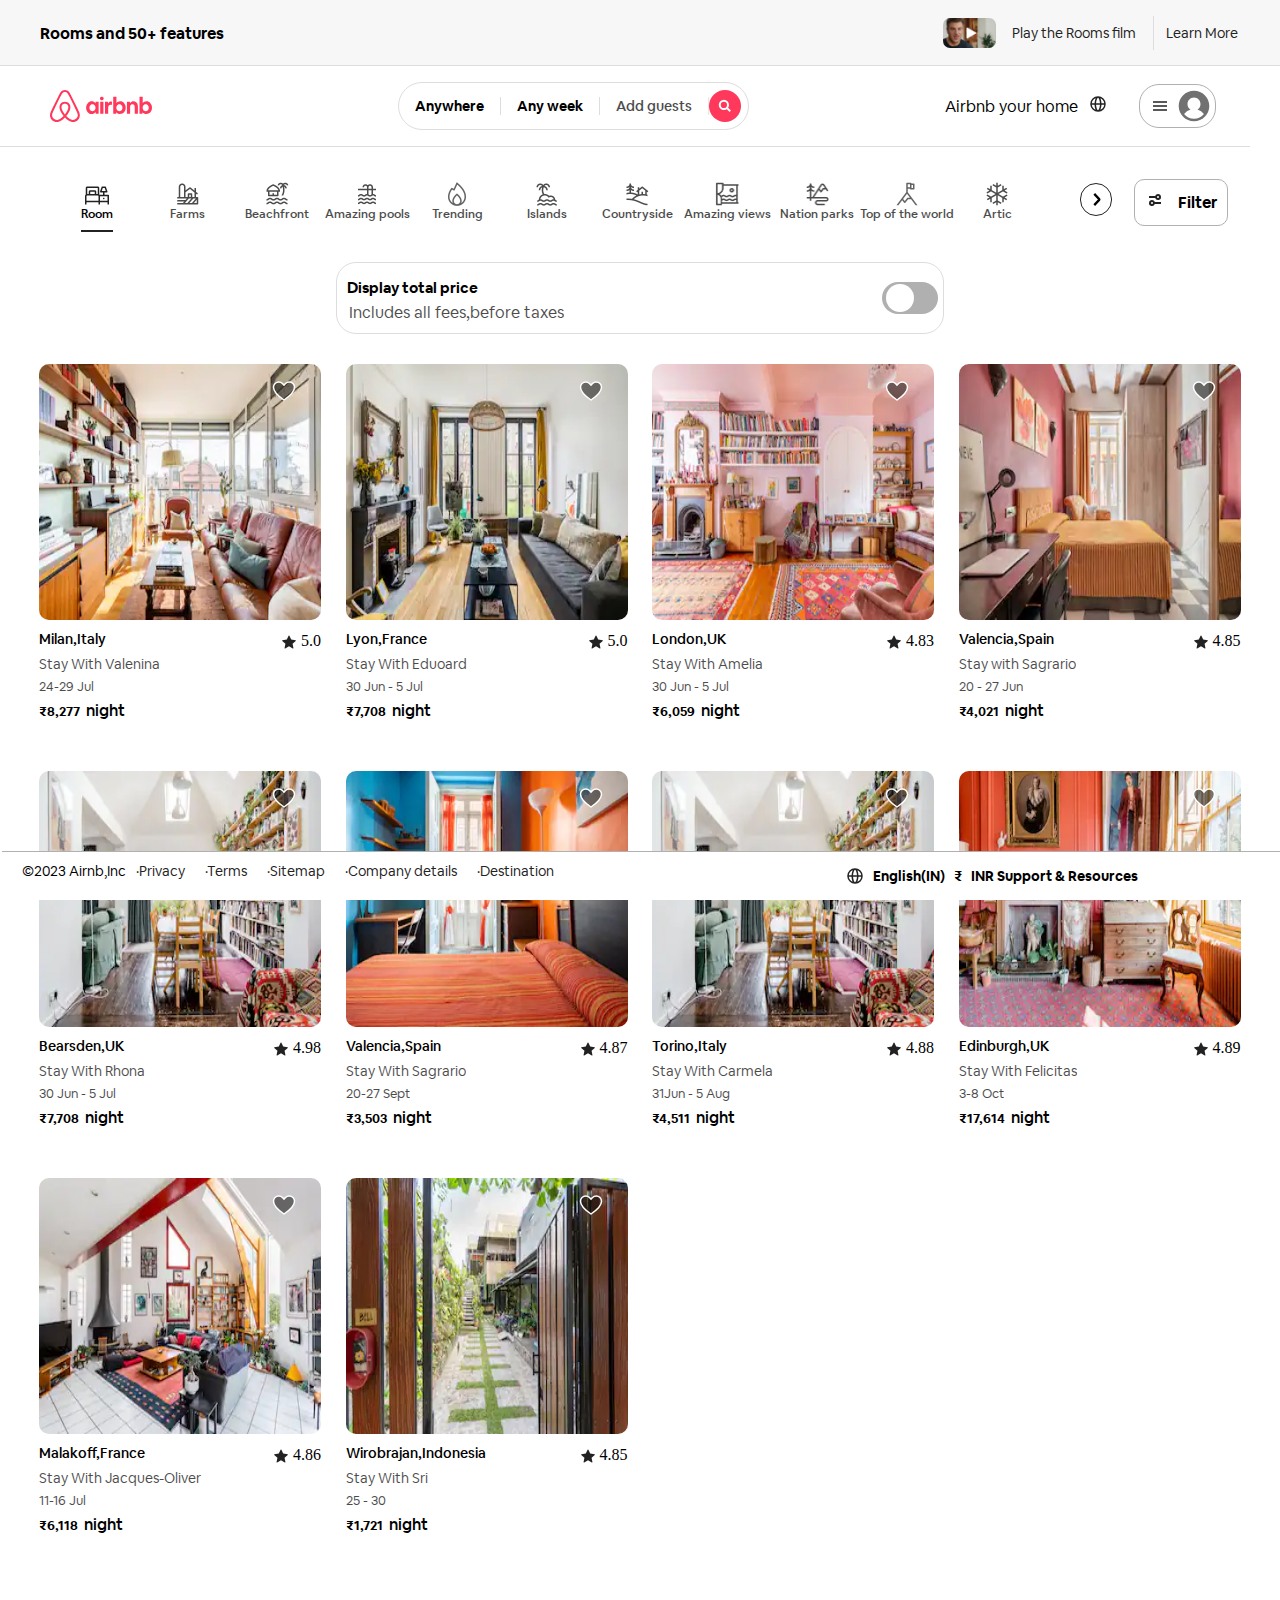
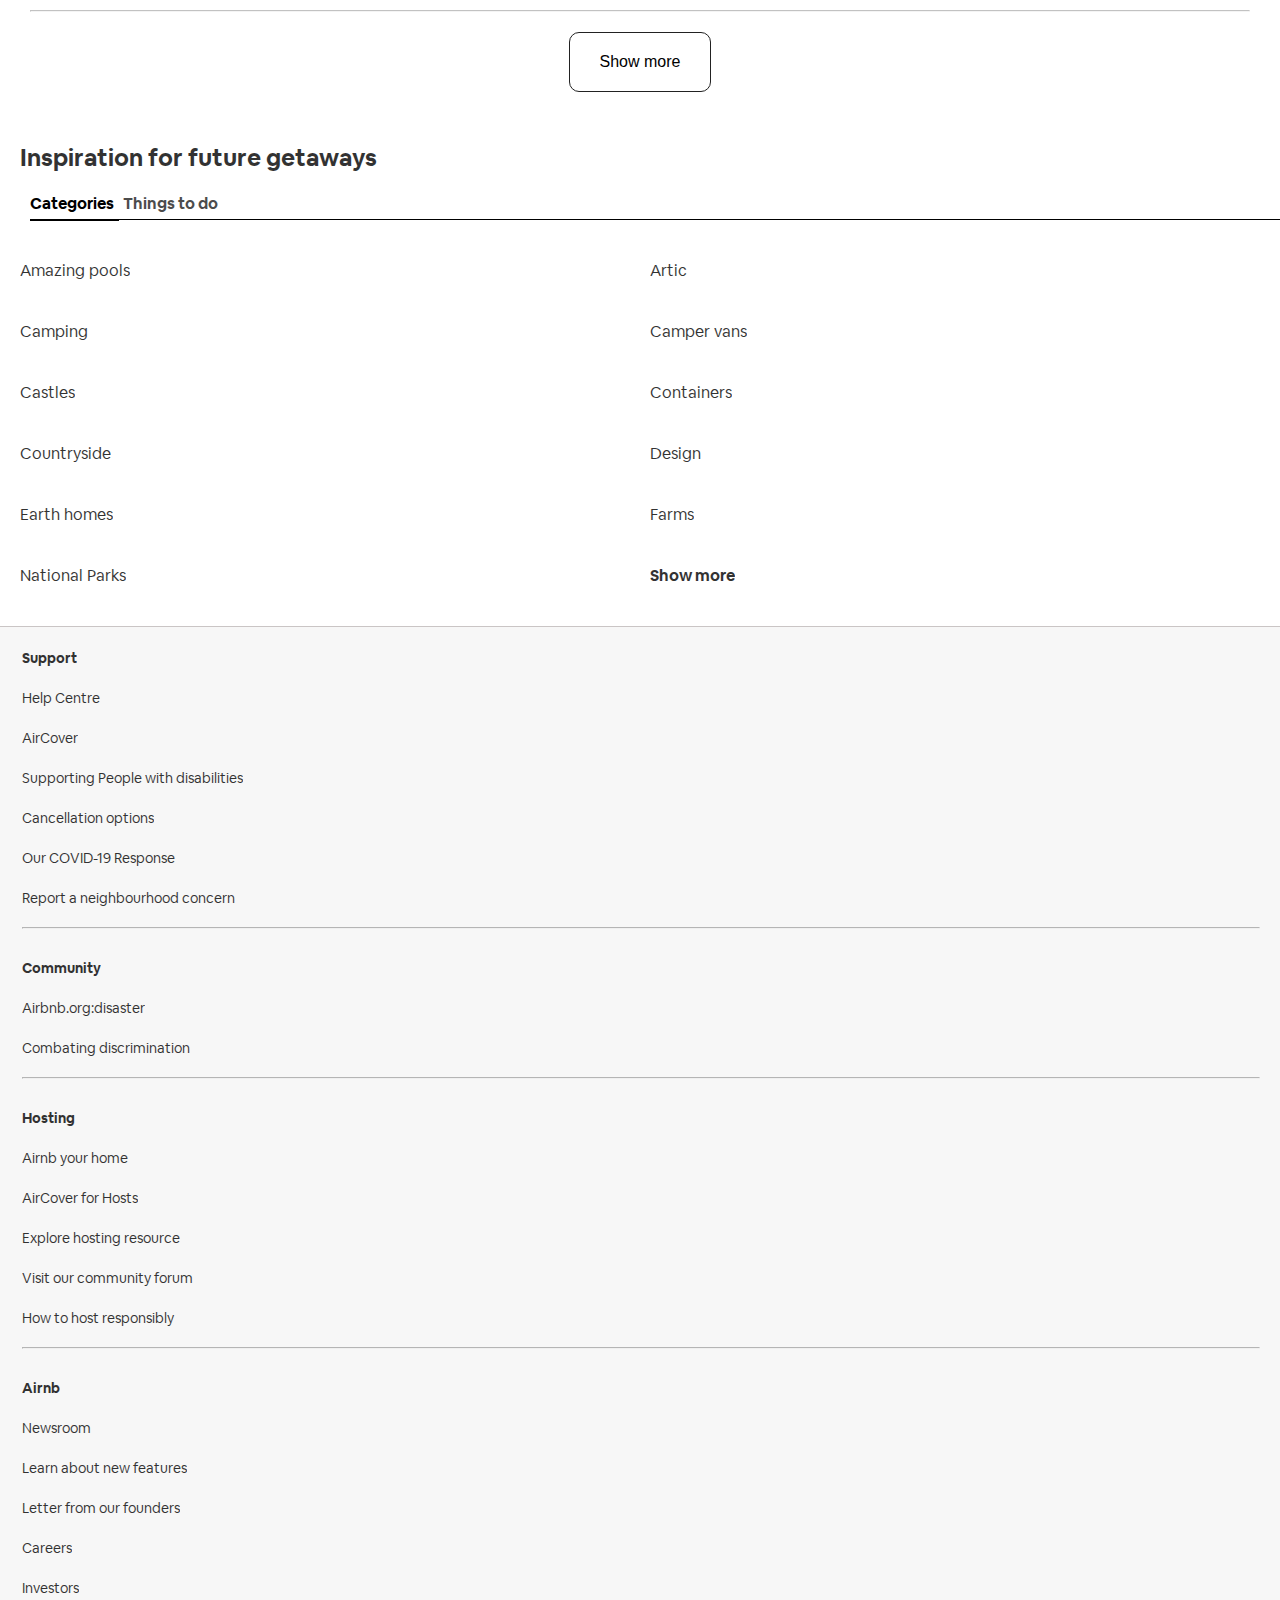
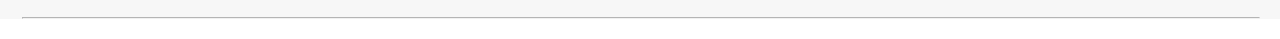
<file: index.html>
<!DOCTYPE html>
<html>

<head>
    <meta name="viewport" content="width=device-width,initial-scale=1.0">
    <title>Holiday Homes & Apartments</title>
    <link rel="stylesheet" href="./assets/style/style.css">
</head>

<body>
    <header>
        <span><h1>Rooms and 50+ features</h1></span>
        <div class="header-right-content">
            <div class="header-image">
                <img src="./assets/images/nav-bar/header-video-icon.webp" alt="video-icon">
                <a href=""><span>Play the Rooms film</span></a>
            </div>
            <span>Learn More</span>
        </div>
    </header>
   
    <nav class="nav-box">
        <div class="home-div">
            <div class="home-div-container">
                <div class="home-search-container">
                    <div class="home-icon">
                        <img  class="hide-image"src="./assets/images/nav-bar/airbnb logo.svg" alt="AIRBNB-LOGO-ICON">
                        <img src="/assets/images/nav-bar/airbnb LN.svg"  alt="logo -icon">
                    </div>
                    <div class="home-search">
                        <div class="any"><span>Anywhere</span></div>
                        <div class="any"><span>Any week</span></div>
                        <div class="any"><span>Add guests</span></div>
                        <div class="search-icon"><svg viewBox="0 0 32 32" xmlns="http://www.w3.org/2000/svg" style="display:block;fill:none;height:12px;width:12px;stroke:currentColor;stroke-width:5.333333333333333;overflow:visible" aria-hidden="true" role="presentation" focusable="false"><g fill="none"><path d="m13 24c6.0751322 0 11-4.9248678 11-11 0-6.07513225-4.9248678-11-11-11-6.07513225 0-11 4.92486775-11 11 0 6.0751322 4.92486775 11 11 11zm8-3 9 9"></path></g></svg></div>
                    </div>
                </div> 
            </div>
                <div class="airbnb-right-div">
                    <div class="airbnb-home"><span>Airbnb your home</span></div>
                    <div class="airbnb-globe-image"><img src="./assets/images/nav-bar/airbnb-globe-image.svg" alt="globe-icon"></div>
                    <div class="home-button">
                        <div class="menu-icon"><img src="./assets/images/nav-bar/menu-icon.svg"></div> 
                        <div class="menu-profile-icon"><img src="./assets/images/nav-bar/profile-image-airbnb.svg"></div>
                    </div>
                </div>
            
        </div>
        <div class="search-box-img">
            <img src="./assets/attribute-icons/svgexport-4.svg" alt="search-icon">
            <p><strong>Anywhere</strong> <br><span>Any week,Add guests</span></p>
            <img src="./assets/attribute-icons/svgexport-5.svg">
        </div>
        <div class="scroll-bar-container">
        <ul>
            <li>
                <a href=""><img src="./assets/images/nav-bar/rooms.jpg" alt="room-icon"><span>Room</span></a>
            </li>
            <li>
                <a href=""><img src="./assets/images/nav-bar/fram.jpg" alt="farm-icon">Farms</a>
            </li>
            <li>
                <a href=""><img src="./assets/images/nav-bar/beachfront.jpg" alt="beachfront-icon">Beachfront</a>
            </li>
            <li>
                <a href=""><img src="./assets/images/nav-bar/Amazing-pools.jpg" alt="Amazing-pools-icon">Amazing
                    pools</a>
            </li>
            <li>
                <a href=""><img src="./assets/images/nav-bar/trending.jpg" alt="trending-icon">Trending</a>
            </li>
            <li>
                <a href=""><img src="./assets/images/nav-bar/Islands.jpg" alt="Islands-icon">Islands</a>
            </li>
            <li>
                <a href=""><img src="./assets/images/nav-bar/countryside.jpg" alt="country-side"> Countryside</a>
            </li>
            <li>
                <a href=""><img src="./assets/images/nav-bar/Amazin-views.jpg" alt="amazing-views">Amazing views</a>
            </li>
            <li>
                <a href=""><img src="./assets/images/nav-bar/national parks.jpg.jpg" alt="national parks">Nation
                    parks</a>
            </li>
            <li>
                <a href=""><img src="./assets/images/nav-bar/top of the world.jpg" alt="top-of-the world icon">Top of
                    the world</a>
            </li>
            <li>
                <a href=""><img src="./assets/images/nav-bar/Artic.jpg" alt="artic icon">Artic</a>
            </li>
            <li>
                <a href=""><img src="./assets/images/nav-bar/tropical.jpg" alt="tropic icon">Tropical</a>
            </li>
            <li>
                <a href=""><img src="./assets/images/nav-bar/lakefront.jpg " alt="lake front icon">Lakefront</a>
            </li>
            <li>
                <a href=""><img src="./assets/images/nav-bar/cabin.jpg" alt="cabin - icon">Cabin</a>
            </li>
            <li>
                <a href=""><img src="./assets/images/nav-bar/historical homes.jpg"
                        alt="Historical homes icon">Historical homes</a>
            </li>
            <li>
                <a href=""><img src="./assets/images/nav-bar/boats.jpg" alt="boat-icon">Boats</a>
            </li>
            <li>
                <a href=""><img src="./assets/images/nav-bar/mansion.jpg" alt="Mansion-icon">Mansion</a>
            </li>
            <li>
                <a href=""><img src="./assets/images/nav-bar/tiny homes.jpg" alt="tiny-homes-icon">Tiny homes</a>
            </li>
            <li>
                <a href=""><img src="./assets/images/nav-bar/camping.jpg" alt="camping-icon">Camping</a>
            </li>
            <li>
                <a href=""><img src="./assets/images/nav-bar/treehouse.jpg" alt="Treehouses-icon ">Treehouses</a>
            </li>
        </ul>
        <div class="arrow-and-filter-container">
            <div class="arrow-and-filter">
                <div class="arrow">
                    <img src="./assets/images/nav-bar/right-arrow.svg">
                </div>
                <div class="filter-button">
        
                        <img src="/assets/images/nav-bar/filter-icon.svg">
                  
                    <h4>Filter</h4>
                </div>
            </div>
        </div>
        </div>
    </div> 
    </nav>
    <div class="container">
        <div class="card-container">
            <div id="tprice-div">
                <div class="tp-content">
                    <h3>Display total price</h3>
                    <p>Includes all fees,before taxes</p>
                </div>
                <div class="button">
                    <label class="switch">
                        <input type="checkbox">
                        <span class="slider round"></span>
                    </label>
                </div>
            </div>
            <p class="clear">

            </p>

            <div class="card">
                <div class="card-image">
                    <img src="./assets/images/content/image1.webp" alt="first-image">
                    <svg viewBox="0 0 32 32" xmlns="http://www.w3.org/2000/svg" aria-hidden="true" role="presentation"
                        focusable="false"
                        style="display: block; fill: rgba(0, 0, 0, 0.5); height: 24px; width: 24px; stroke: var(--f-mkcy-f); stroke-width: 2; overflow: visible;">
                        <path
                            d="m16 28c7-4.733 14-10 14-17 0-1.792-.683-3.583-2.05-4.95-1.367-1.366-3.158-2.05-4.95-2.05-1.791 0-3.583.684-4.949 2.05l-2.051 2.051-2.05-2.051c-1.367-1.366-3.158-2.05-4.95-2.05-1.791 0-3.583.684-4.949 2.05-1.367 1.367-2.051 3.158-2.051 4.95 0 7 7 12.267 14 17z"
                            stroke="#FFFFFF" fill-opacity="0.5" fill="#000000" stroke-width="2px"></path>
                    </svg>
                </div>
                <div calss="card-text">
                    <div class="profile-name">
                        <div class="profile-name-text">
                            <h3>Milan,Italy</h3>
                        </div>
                        <div class="rating-icon">
                            <img src="./assets/attribute-icons/svgexport-8.svg">
                            <h4>5.0</h4>
                        </div>
                    </div>
                    <div class="place">
                        <div class="profile-place">
                            Stay With Valenina
                        </div>
                        <div class="profile-work">Interior Designer</div>
                    </div>
                    <div class="date">
                        <p>24-29 Jul</p>
                    </div>
                    <div class="cost">
                        <h4>₹8,277</h4>
                        <p>night</p>
                    </div>
                </div>
            </div>
            <div class="card">
                <div class="card-image">
                    <img src="./assets/images/content/image2.webp" alt="first-image">
                    <svg viewBox="0 0 32 32" xmlns="http://www.w3.org/2000/svg" aria-hidden="true" role="presentation"
                        focusable="false"
                        style="display: block; fill: rgba(0, 0, 0, 0.5); height: 24px; width: 24px; stroke: var(--f-mkcy-f); stroke-width: 2; overflow: visible;">
                        <path
                            d="m16 28c7-4.733 14-10 14-17 0-1.792-.683-3.583-2.05-4.95-1.367-1.366-3.158-2.05-4.95-2.05-1.791 0-3.583.684-4.949 2.05l-2.051 2.051-2.05-2.051c-1.367-1.366-3.158-2.05-4.95-2.05-1.791 0-3.583.684-4.949 2.05-1.367 1.367-2.051 3.158-2.051 4.95 0 7 7 12.267 14 17z"
                            stroke="#FFFFFF" fill-opacity="0.5" fill="#000000" stroke-width="2px"></path>
                    </svg>
                </div>
                <div calss="card-text">
                    <div class="profile-name">
                        <div class="profile-name-text">
                            <h3>Lyon,France</h3>
                        </div>
                        <div class="rating-icon">
                            <img src="./assets/attribute-icons/svgexport-8.svg">
                            <h4>5.0</h4>
                        </div>
                    </div>
                    <div class="place">
                        <div class="profile-place">
                            Stay With Eduoard
                        </div>
                        <div class="profile-work">Coach fromateur</div>
                    </div>
                    <div class="date">
                        <p>30 Jun - 5 Jul</p>
                    </div>
                    <div class="cost">
                        <h4>₹7,708</h4>
                        <p>night</p>
                    </div>
                </div>
            </div>
            <div class="card">
                <div class="card-image">
                    <img src="./assets/images/content/image3.webp" alt="first-image">
                    <svg viewBox="0 0 32 32" xmlns="http://www.w3.org/2000/svg" aria-hidden="true" role="presentation"
                        focusable="false"
                        style="display: block; fill: rgba(0, 0, 0, 0.5); height: 24px; width: 24px; stroke: var(--f-mkcy-f); stroke-width: 2; overflow: visible;">
                        <path
                            d="m16 28c7-4.733 14-10 14-17 0-1.792-.683-3.583-2.05-4.95-1.367-1.366-3.158-2.05-4.95-2.05-1.791 0-3.583.684-4.949 2.05l-2.051 2.051-2.05-2.051c-1.367-1.366-3.158-2.05-4.95-2.05-1.791 0-3.583.684-4.949 2.05-1.367 1.367-2.051 3.158-2.051 4.95 0 7 7 12.267 14 17z"
                            stroke="#FFFFFF" fill-opacity="0.5" fill="#000000" stroke-width="2px"></path>
                    </svg>
                </div>
                <div calss="card-text">
                    <div class="profile-name">
                        <div class="profile-name-text">
                            <h3>London,UK</h3>
                        </div>
                        <div class="rating-icon">
                            <img src="./assets/attribute-icons/svgexport-8.svg">
                            <h4>4.83</h4>
                        </div>
                    </div>
                    <div class="place">
                        <div class="profile-place">
                            Stay With Amelia
                        </div>
                        <div class="profile-work">Hostin for 5 years</div>
                    </div>
                    <div class="date">
                        <p>30 Jun - 5 Jul</p>
                    </div>
                    <div class="cost">
                        <h4>₹6,059</h4>
                        <p>night</p>
                    </div>
                </div>
            </div>
            <div class="card">
                <div class="card-image">
                    <img src="./assets/images/content/image4.webp" alt="first-image">
                    <svg viewBox="0 0 32 32" xmlns="http://www.w3.org/2000/svg" aria-hidden="true" role="presentation"
                        focusable="false"
                        style="display: block; fill: rgba(0, 0, 0, 0.5); height: 24px; width: 24px; stroke: var(--f-mkcy-f); stroke-width: 2; overflow: visible;">
                        <path
                            d="m16 28c7-4.733 14-10 14-17 0-1.792-.683-3.583-2.05-4.95-1.367-1.366-3.158-2.05-4.95-2.05-1.791 0-3.583.684-4.949 2.05l-2.051 2.051-2.05-2.051c-1.367-1.366-3.158-2.05-4.95-2.05-1.791 0-3.583.684-4.949 2.05-1.367 1.367-2.051 3.158-2.051 4.95 0 7 7 12.267 14 17z"
                            stroke="#FFFFFF" fill-opacity="0.5" fill="#000000" stroke-width="2px"></path>
                    </svg>
                </div>
                <div calss="card-text">
                    <div class="profile-name">
                        <div class="profile-name-text">
                            <h3>Valencia,Spain</h3>
                        </div>
                        <div class="rating-icon">
                            <img src="./assets/attribute-icons/svgexport-8.svg">
                            <h4>4.85</h4>
                        </div>
                    </div>
                    <div class="place">
                        <div class="profile-place">
                            Stay with Sagrario
                        </div>
                        <div class="profile-work">Coach</div>
                    </div>
                    <div class="date">
                        <p>20 - 27 Jun</p>
                    </div>
                    <div class="cost">
                        <h4>₹4,021</h4>
                        <p>night</p>
                    </div>
                </div>
            </div>
            <div class="card">
                <div class="card-image">
                    <img src="./assets/images/content/image5.webp" alt="first-image">
                    <svg viewBox="0 0 32 32" xmlns="http://www.w3.org/2000/svg" aria-hidden="true" role="presentation"
                        focusable="false"
                        style="display: block; fill: rgba(0, 0, 0, 0.5); height: 24px; width: 24px; stroke: var(--f-mkcy-f); stroke-width: 2; overflow: visible;">
                        <path
                            d="m16 28c7-4.733 14-10 14-17 0-1.792-.683-3.583-2.05-4.95-1.367-1.366-3.158-2.05-4.95-2.05-1.791 0-3.583.684-4.949 2.05l-2.051 2.051-2.05-2.051c-1.367-1.366-3.158-2.05-4.95-2.05-1.791 0-3.583.684-4.949 2.05-1.367 1.367-2.051 3.158-2.051 4.95 0 7 7 12.267 14 17z"
                            stroke="#FFFFFF" fill-opacity="0.5" fill="#000000" stroke-width="2px"></path>
                    </svg>
                </div>
                <div calss="card-text">
                    <div class="profile-name">
                        <div class="profile-name-text">
                            <h3>Bearsden,UK</h3>
                        </div>
                        <div class="rating-icon">
                            <img src="./assets/attribute-icons/svgexport-8.svg">
                            <h4>4.98</h4>
                        </div>
                    </div>
                    <div class="place">
                        <div class="profile-place">
                            Stay With Rhona
                        </div>
                        <div class="profile-work">Language teacher</div>
                    </div>
                    <div class="date">
                        <p>30 Jun - 5 Jul</p>
                    </div>
                    <div class="cost">
                        <h4>₹7,708</h4>
                        <p>night</p>
                    </div>
                </div>
            </div>
            <div class="card">
                <div class="card-image">
                    <img src="./assets/images/content/image6.webp" alt="first-image">
                    <svg viewBox="0 0 32 32" xmlns="http://www.w3.org/2000/svg" aria-hidden="true" role="presentation"
                        focusable="false"
                        style="display: block; fill: rgba(0, 0, 0, 0.5); height: 24px; width: 24px; stroke: var(--f-mkcy-f); stroke-width: 2; overflow: visible;">
                        <path
                            d="m16 28c7-4.733 14-10 14-17 0-1.792-.683-3.583-2.05-4.95-1.367-1.366-3.158-2.05-4.95-2.05-1.791 0-3.583.684-4.949 2.05l-2.051 2.051-2.05-2.051c-1.367-1.366-3.158-2.05-4.95-2.05-1.791 0-3.583.684-4.949 2.05-1.367 1.367-2.051 3.158-2.051 4.95 0 7 7 12.267 14 17z"
                            stroke="#FFFFFF" fill-opacity="0.5" fill="#000000" stroke-width="2px"></path>
                    </svg>
                </div>
                <div calss="card-text">
                    <div class="profile-name">
                        <div class="profile-name-text">
                            <h3>Valencia,Spain</h3>
                        </div>
                        <div class="rating-icon">
                            <img src="./assets/attribute-icons/svgexport-8.svg">
                            <h4>4.87</h4>
                        </div>
                    </div>
                    <div class="place">
                        <div class="profile-place">
                            Stay With Sagrario
                        </div>
                        <div class="profile-work">Coach</div>
                    </div>
                    <div class="date">
                        <p>20-27 Sept</p>
                    </div>
                    <div class="cost">
                        <h4>₹3,503</h4>
                        <p>night</p>
                    </div>
                </div>
            </div>
            <div class="card">
                <div class="card-image">
                    <img src="./assets/images/content/image5.webp" alt="first-image">
                    <svg viewBox="0 0 32 32" xmlns="http://www.w3.org/2000/svg" aria-hidden="true" role="presentation"
                        focusable="false"
                        style="display: block; fill: rgba(0, 0, 0, 0.5); height: 24px; width: 24px; stroke: var(--f-mkcy-f); stroke-width: 2; overflow: visible;">
                        <path
                            d="m16 28c7-4.733 14-10 14-17 0-1.792-.683-3.583-2.05-4.95-1.367-1.366-3.158-2.05-4.95-2.05-1.791 0-3.583.684-4.949 2.05l-2.051 2.051-2.05-2.051c-1.367-1.366-3.158-2.05-4.95-2.05-1.791 0-3.583.684-4.949 2.05-1.367 1.367-2.051 3.158-2.051 4.95 0 7 7 12.267 14 17z"
                            stroke="#FFFFFF" fill-opacity="0.5" fill="#000000" stroke-width="2px"></path>
                    </svg>
                </div>
                <div calss="card-text">
                    <div class="profile-name">
                        <div class="profile-name-text">
                            <h3>Torino,Italy</h3>
                        </div>
                        <div class="rating-icon">
                            <img src="./assets/attribute-icons/svgexport-8.svg">
                            <h4>4.88</h4>
                        </div>
                    </div>
                    <div class="place">
                        <div class="profile-place">
                            Stay With Carmela
                        </div>
                        <div class="profile-work">Hosting for 7 years</div>
                    </div>
                    <div class="date">
                        <p>31Jun - 5 Aug</p>
                    </div>
                    <div class="cost">
                        <h4>₹4,511</h4>
                        <p>night</p>
                    </div>
                </div>
            </div>
            <div class="card">
                <div class="card-image">
                    <img src="./assets/images/content/image8.webp" alt="first-image">
                    <svg viewBox="0 0 32 32" xmlns="http://www.w3.org/2000/svg" aria-hidden="true" role="presentation"
                        focusable="false"
                        style="display: block; fill: rgba(0, 0, 0, 0.5); height: 24px; width: 24px; stroke: var(--f-mkcy-f); stroke-width: 2; overflow: visible;">
                        <path
                            d="m16 28c7-4.733 14-10 14-17 0-1.792-.683-3.583-2.05-4.95-1.367-1.366-3.158-2.05-4.95-2.05-1.791 0-3.583.684-4.949 2.05l-2.051 2.051-2.05-2.051c-1.367-1.366-3.158-2.05-4.95-2.05-1.791 0-3.583.684-4.949 2.05-1.367 1.367-2.051 3.158-2.051 4.95 0 7 7 12.267 14 17z"
                            stroke="#FFFFFF" fill-opacity="0.5" fill="#000000" stroke-width="2px"></path>
                    </svg>
                </div>
                <div calss="card-text">
                    <div class="profile-name">
                        <div class="profile-name-text">
                            <h3>Edinburgh,UK</h3>
                        </div>
                        <div class="rating-icon">
                            <img src="./assets/attribute-icons/svgexport-8.svg">
                            <h4>4.89</h4>
                        </div>
                    </div>
                    <div class="place">
                        <div class="profile-place">
                            Stay With Felicitas
                        </div>
                        <div class="profile-work">Parent & tour guide</div>
                    </div>
                    <div class="date">
                        <p>3-8 Oct</p>
                    </div>
                    <div class="cost">
                        <h4>₹17,614</h4>
                        <p>night</p>
                    </div>
                </div>
            </div>
            <div class="card">
                <div class="card-image">
                    <img src="./assets/images/content/image9.webp" alt="first-image">
                    <svg viewBox="0 0 32 32" xmlns="http://www.w3.org/2000/svg" aria-hidden="true" role="presentation"
                        focusable="false"
                        style="display: block; fill: rgba(0, 0, 0, 0.5); height: 24px; width: 24px; stroke: var(--f-mkcy-f); stroke-width: 2; overflow: visible;">
                        <path
                            d="m16 28c7-4.733 14-10 14-17 0-1.792-.683-3.583-2.05-4.95-1.367-1.366-3.158-2.05-4.95-2.05-1.791 0-3.583.684-4.949 2.05l-2.051 2.051-2.05-2.051c-1.367-1.366-3.158-2.05-4.95-2.05-1.791 0-3.583.684-4.949 2.05-1.367 1.367-2.051 3.158-2.051 4.95 0 7 7 12.267 14 17z"
                            stroke="#FFFFFF" fill-opacity="0.5" fill="#000000" stroke-width="2px"></path>
                    </svg>
                </div>
                <div calss="card-text">
                    <div class="profile-name">
                        <div class="profile-name-text">
                            <h3>Malakoff,France</h3>
                        </div>
                        <div class="rating-icon">
                            <img src="./assets/attribute-icons/svgexport-8.svg">
                            <h4>4.86</h4>
                        </div>
                    </div>
                    <div class="place">
                        <div class="profile-place">
                            Stay With Jacques-Oliver
                        </div>
                        <div class="profile-work">Gerant ssii</div>
                    </div>
                    <div class="date">
                        <p>11-16 Jul</p>
                    </div>
                    <div class="cost">
                        <h4>₹6,118</h4>
                        <p>night</p>
                    </div>
                </div>
            </div>
            <div class="card">
                <div class="card-image">
                    <img src="./assets/images/content/image10.webp" alt="first-image">
                    <svg viewBox="0 0 32 32" xmlns="http://www.w3.org/2000/svg" aria-hidden="true" role="presentation"
                        focusable="false"
                        style="display: block; fill: rgba(0, 0, 0, 0.5); height: 24px; width: 24px; stroke: var(--f-mkcy-f); stroke-width: 2; overflow: visible;">
                        <path
                            d="m16 28c7-4.733 14-10 14-17 0-1.792-.683-3.583-2.05-4.95-1.367-1.366-3.158-2.05-4.95-2.05-1.791 0-3.583.684-4.949 2.05l-2.051 2.051-2.05-2.051c-1.367-1.366-3.158-2.05-4.95-2.05-1.791 0-3.583.684-4.949 2.05-1.367 1.367-2.051 3.158-2.051 4.95 0 7 7 12.267 14 17z"
                            stroke="#FFFFFF" fill-opacity="0.5" fill="#000000" stroke-width="2px"></path>
                    </svg>
                </div>
                <div calss="card-text">
                    <div class="profile-name">
                        <div class="profile-name-text">
                            <h3>Wirobrajan,Indonesia</h3>
                        </div>
                        <div class="rating-icon">
                            <img src="./assets/attribute-icons/svgexport-8.svg">
                            <h4>4.85</h4>
                        </div>
                    </div>
                    <div class="place">
                        <div class="profile-place">
                            Stay With Sri
                        </div>
                        <div class="profile-work">.Retired civilsevant</div>
                    </div>
                    <div class="date">
                        <p>25 - 30</p>
                    </div>
                    <div class="cost">
                        <h4>₹1,721</h4>
                        <p>night</p>
                    </div>
                </div>
            </div>
        </div>
    </div>
    <hr>
    <button>Show more</button>
    <section class="section-above-footer">
        <h2>Inspiration for future getaways</h2>
        <div class="section-heading">
            <h4>Categories</h4>
            <h4 class="section-heading-dim">Things to do</h4>
        </div>
        <div class="section-list">
            <ul>
                <li>Amazing pools</li>
                <li>Artic</li>
                <li> Camping</li>
                <li> Camper vans </li>
                <li> Castles</li>
                <li>Containers</li>
                <li> Countryside</li>
                <li>Design</li>
                <li> Earth homes</li>
                <li> Farms </li>
                <li>National Parks</li>
                <li><a href=""><strong>Show more</strong></a></li>
            </ul>
            </ul>
        </div>
    </section>
    <footer>
        <div class="support">

            <ul>
                <li>
                    <h4>Support</h4>
                </li>
                <li>Help Centre</li>
                <li>AirCover</li>
                <li>Supporting People with disabilities</li>
                <li>Cancellation options</li>
                <li>Our COVID-19 Response</li>
                <li>Report a neighbourhood concern</li>
                <hr>
                <li>
                    <h4>Community</h4>
                </li>
                <li>Airbnb.org:disaster</li>
                <li>Combating discrimination</li>
                <hr>
                <li>
                    <h4>Hosting</h4>
                </li>
                <li>Airnb your home</li>
                <li>AirCover for Hosts</li>
                <li>Explore hosting resource</li>
                <li>Visit our community forum</li>
                <li>How to host responsibly</li>
                <hr>
                <li>
                    <h4>Airnb</h4>
                </li>
                <li>Newsroom</li>
                <li>Learn about new features</li>
                <li>Letter from our founders</li>
                <li>Careers</li>
                <li>Investors</li>
                <hr>
            </ul>
            <div class="footer-watermark">
                <div class="watermark-container">
                    <div class="watermark-div-one">
                        <img src="./assets/attribute-icons/svgexport-14.svg" alt="globe-icon">
                        <h4>English(IN) &nbsp ₹ &nbsp INR <span class="hidden">Support & Resources</span></h4>
                    </div>
                    <p class="clear">
                    </p>
                    <div class="watermark-div-two">
                        <span class="span-total">©2023 Airnb,Inc<span class="span">
                      
                        <span style="padding-left:10px;">&#183;Privacy</span>
                        <span>&#183;Terms</span>
                        <span>&#183;Sitemap</span>
                        <span class="company-details">&#183;Company details</span>
                        <span class="hidden">&#183;Destination</span>
                        </span>
                    </div>
                </div>
             </div>
        </div>
    </footer>
</body>
</html>
</file>
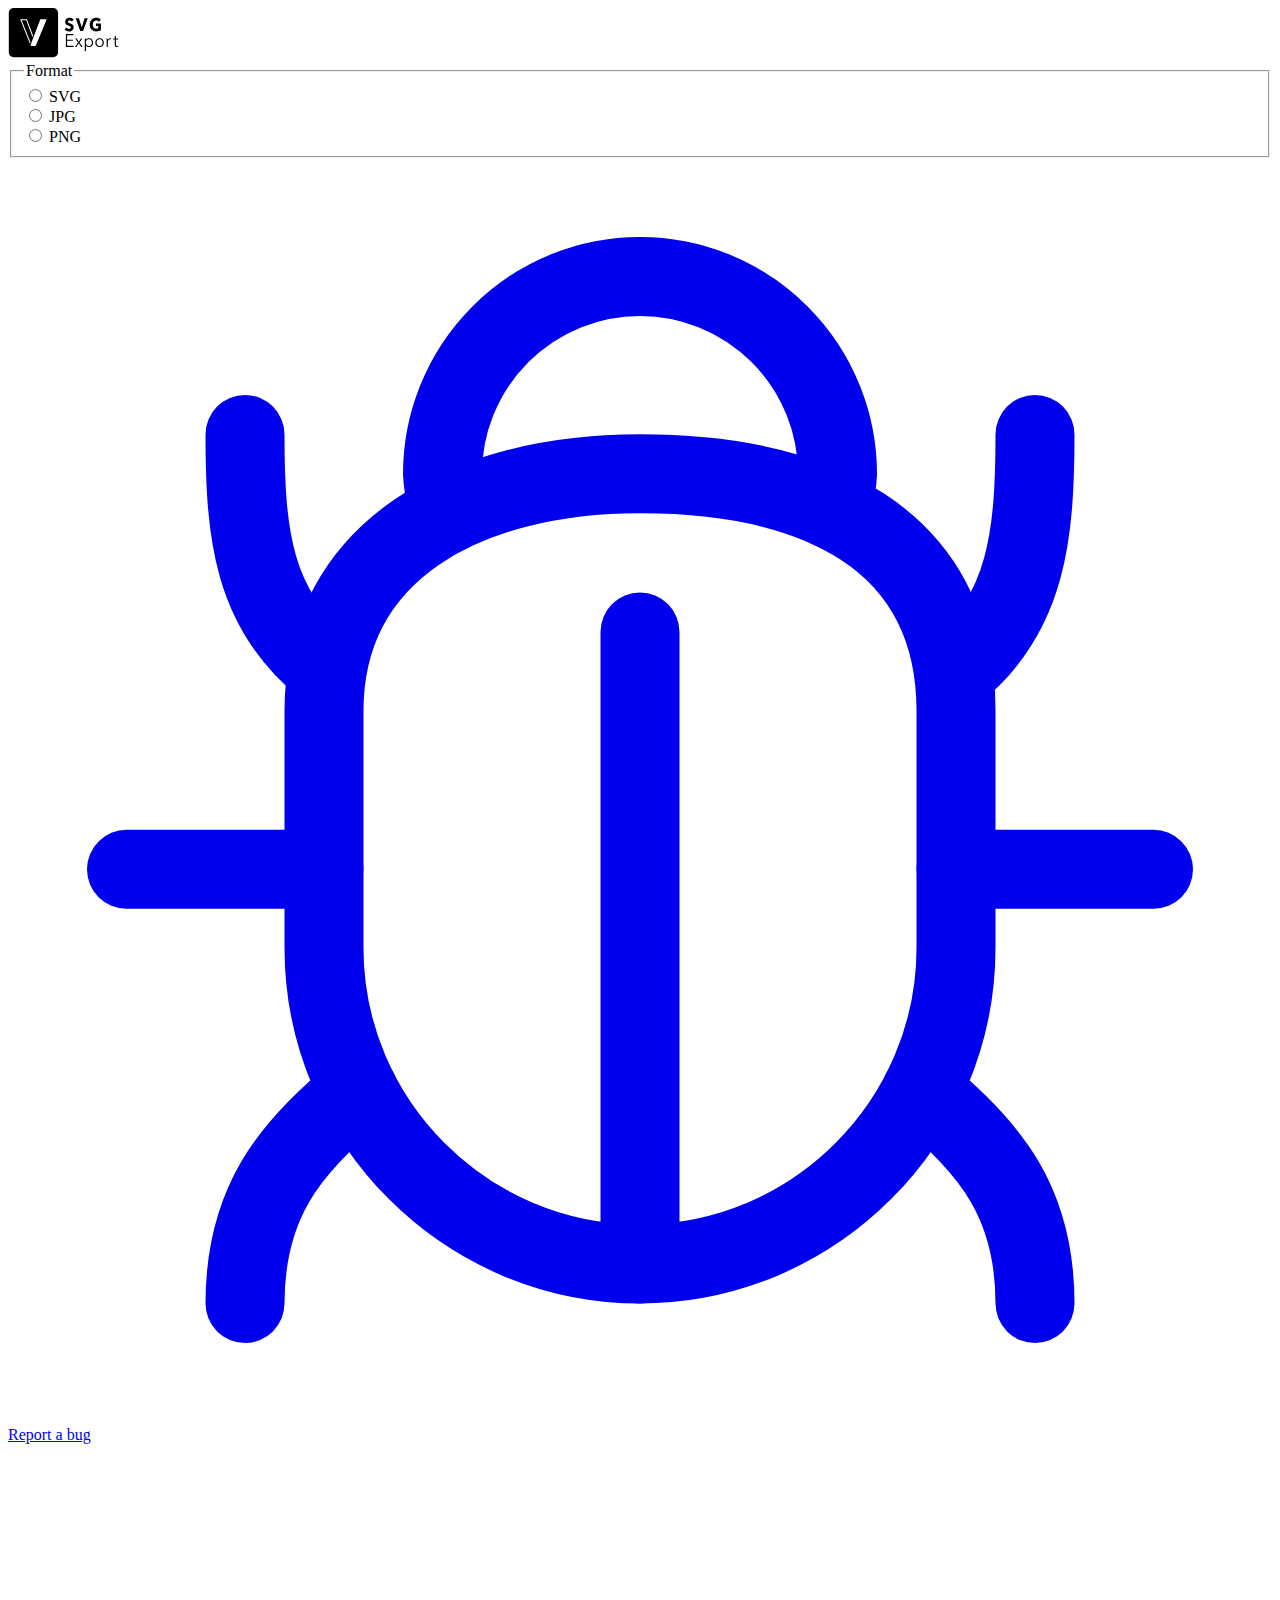
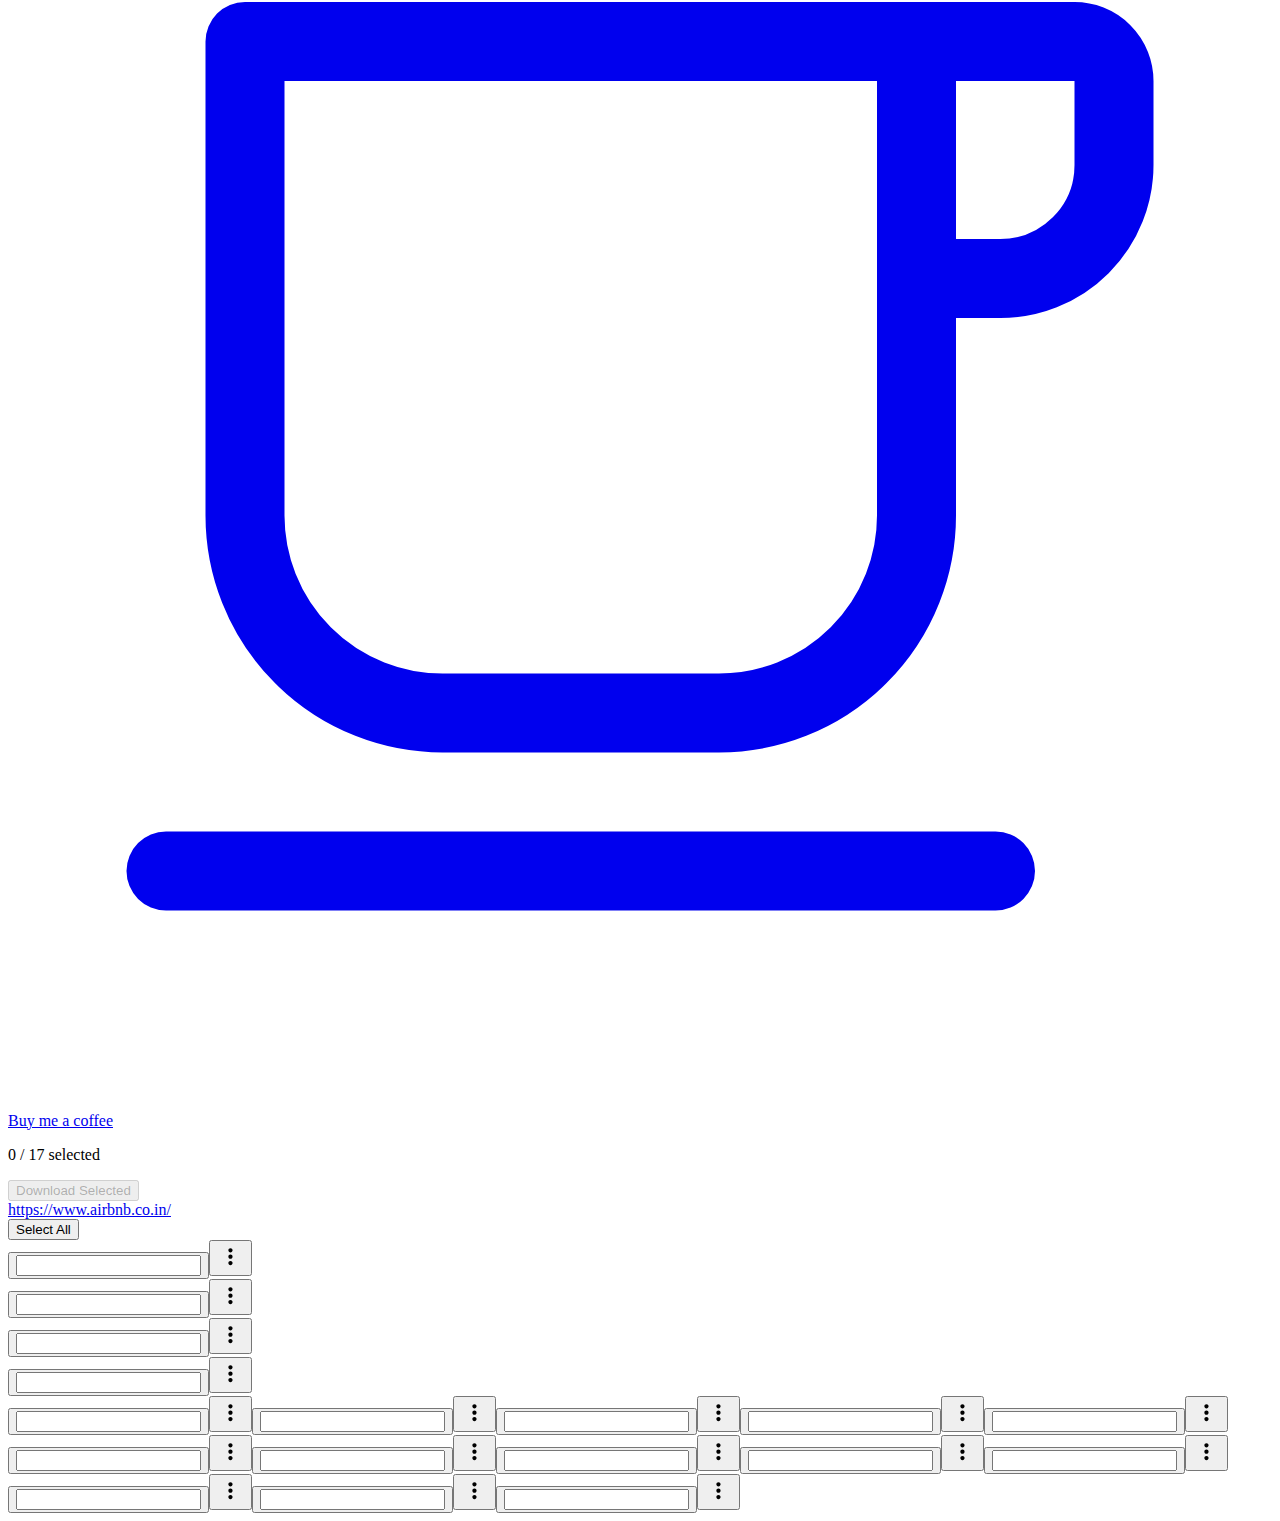
<file: assets/images/content/search.html>
<!DOCTYPE html>
<!-- saved from url=(0071)chrome-extension://naeaaedieihlkmdajjefioajbbdbdjgp/svgexport.html?id=1 -->
<html lang="en"><head><meta http-equiv="Content-Type" content="text/html; charset=UTF-8">
    
    <title>SVG Export</title>
    <link rel="stylesheet" href="chrome-extension://naeaaedieihlkmdajjefioajbbdbdjgp/svgexport.css">
    
    
    <link rel="preconnect" href="https://fonts.gstatic.com/">
    <link href="./search_files/css2" rel="stylesheet">
  <link rel="shortcut icon" type="image/png" href="chrome-extension://naeaaedieihlkmdajjefioajbbdbdjgp/icons/38x38.png"></head>
  <body>
    <div class="flex min-w-full"><div data-v-0c17ff48="" id="sidebar" class="flex flex-col h-screen sticky top-0"><div data-v-0c17ff48="" id="logo" class="bg-gray-900 flex justify-center items-center shadow-md"><svg data-v-0c17ff48="" width="111" height="50" viewBox="0 0 140 64" fill="none" xmlns="http://www.w3.org/2000/svg" class="text-white"><g data-v-0c17ff48="" fill="currentColor"><path data-v-0c17ff48="" d="M80.7406 17.3282C80.4216 16.894 80.0047 16.549 79.4898 16.2932C78.975 16.0373 78.4782 15.9094 77.9996 15.9094C77.7531 15.9094 77.5028 15.9326 77.2491 15.9792C76.9953 16.0257 76.7669 16.1149 76.5638 16.2467C76.3608 16.3785 76.1904 16.549 76.0525 16.7584C75.9148 16.9676 75.8459 17.2351 75.8459 17.5608C75.8459 17.8399 75.9003 18.0725 76.0091 18.2585C76.1178 18.4445 76.2774 18.6074 76.4876 18.747C76.6979 18.8865 76.9481 19.0144 77.2382 19.1307C77.5282 19.247 77.8546 19.3672 78.2171 19.4913C78.7392 19.6773 79.2831 19.8828 79.8488 20.1076C80.4143 20.3324 80.9292 20.6309 81.3933 21.003C81.8573 21.3752 82.2418 21.8365 82.5462 22.387C82.8508 22.9374 83.0031 23.6235 83.0031 24.4454C83.0031 25.3912 82.84 26.2091 82.5137 26.8992C82.1873 27.5892 81.7486 28.159 81.1974 28.6087C80.6464 29.0583 80.0155 29.3917 79.3048 29.6087C78.5942 29.8259 77.8618 29.9344 77.1077 29.9344C76.0055 29.9344 74.9394 29.7289 73.9098 29.318C72.8801 28.9071 72.0244 28.3217 71.3427 27.5619L73.7792 24.9105C74.1563 25.4067 74.653 25.8215 75.2694 26.1549C75.8858 26.4882 76.4985 26.655 77.1077 26.655C77.3833 26.655 77.6515 26.6239 77.9126 26.5619C78.1736 26.4998 78.4021 26.3991 78.5979 26.2596C78.7936 26.1199 78.9495 25.9339 79.0655 25.7013C79.1816 25.4688 79.2396 25.1896 79.2396 24.864C79.2396 24.5538 79.1671 24.2902 79.022 24.0732C78.877 23.8561 78.6704 23.6585 78.4021 23.4801C78.1337 23.3018 77.8002 23.139 77.4013 22.9916C77.0025 22.8443 76.5493 22.6854 76.0417 22.5149C75.5486 22.3442 75.0663 22.1427 74.595 21.9101C74.1237 21.6775 73.703 21.3791 73.3332 21.0146C72.9634 20.6502 72.6661 20.2084 72.4414 19.6889C72.2165 19.1695 72.1041 18.5376 72.1041 17.7934C72.1041 16.8784 72.2782 16.0954 72.6263 15.4443C72.9743 14.7929 73.4311 14.258 73.9968 13.8393C74.5623 13.4207 75.2005 13.1145 75.9111 12.9206C76.6218 12.7269 77.3397 12.6299 78.0648 12.6299C78.935 12.6299 79.8233 12.8005 80.7298 13.1416C81.6362 13.4827 82.4302 13.9866 83.1119 14.6535L80.7406 17.3282Z"></path> <path data-v-0c17ff48="" d="M95.1203 29.5154H91.4002L85.5701 13.0482H89.747L93.3147 24.7241H93.4017L96.9476 13.0482H101.059L95.1203 29.5154Z"></path> <path data-v-0c17ff48="" d="M117.919 28.5152C117.165 28.934 116.284 29.275 115.276 29.5386C114.268 29.8022 113.169 29.934 111.98 29.934C110.747 29.934 109.612 29.7247 108.576 29.306C107.539 28.8874 106.647 28.2982 105.9 27.5384C105.153 26.7786 104.569 25.8676 104.149 24.8055C103.728 23.7434 103.518 22.5611 103.518 21.2586C103.518 19.9406 103.732 18.7466 104.159 17.6767C104.587 16.6068 105.178 15.6958 105.932 14.9438C106.686 14.1917 107.571 13.6142 108.586 13.211C109.602 12.8079 110.696 12.6063 111.871 12.6063C113.089 12.6063 114.221 12.804 115.265 13.1994C116.309 13.5948 117.158 14.1259 117.81 14.7926L115.461 17.6534C115.098 17.2037 114.62 16.8355 114.025 16.5486C113.43 16.2618 112.756 16.1183 112.002 16.1183C111.349 16.1183 110.747 16.2463 110.196 16.5021C109.645 16.758 109.166 17.1146 108.76 17.572C108.354 18.0295 108.039 18.5722 107.814 19.2002C107.589 19.8282 107.477 20.5143 107.477 21.2586C107.477 22.0184 107.578 22.7161 107.781 23.3519C107.984 23.9876 108.285 24.5342 108.684 24.9915C109.083 25.449 109.576 25.8057 110.164 26.0615C110.751 26.3174 111.422 26.4453 112.176 26.4453C112.611 26.4453 113.024 26.4103 113.416 26.3406C113.807 26.2708 114.17 26.1583 114.504 26.0033V23.0029H111.567V19.7932H117.919V28.5152Z"></path> <path data-v-0c17ff48="" d="M74.6277 48.312H82.8725V49.8005H73.0613V33.3333H82.6116V34.8219H74.6277V40.497H82.0894V41.9623H74.6277V48.312Z"></path> <path data-v-0c17ff48="" d="M88.681 44.1713L84.9175 38.9149H86.8101L89.5946 43.0549L92.3792 38.9149H94.163L90.4649 44.1016L94.5111 49.8H92.5968L89.5729 45.2645L86.462 49.8H84.6781L88.681 44.1713Z"></path> <path data-v-0c17ff48="" d="M98.7317 55.382H97.2523V38.9149H98.7317V40.7988H98.7969C99.2175 40.0854 99.7794 39.5466 100.483 39.1822C101.186 38.8179 101.9 38.6357 102.626 38.6357C103.423 38.6357 104.145 38.7831 104.79 39.0776C105.436 39.3722 105.987 39.7754 106.444 40.2871C106.9 40.7988 107.256 41.4035 107.51 42.1012C107.763 42.799 107.89 43.551 107.89 44.3573C107.89 45.1636 107.763 45.9156 107.51 46.6135C107.256 47.3112 106.9 47.916 106.444 48.4277C105.987 48.9394 105.436 49.3425 104.79 49.6371C104.145 49.9317 103.423 50.079 102.626 50.079C101.9 50.079 101.186 49.8968 100.483 49.5324C99.7794 49.168 99.2175 48.6447 98.7969 47.9624H98.7317V55.382ZM106.324 44.3573C106.324 43.7526 106.237 43.1827 106.063 42.6478C105.889 42.1129 105.639 41.6478 105.312 41.2524C104.986 40.8569 104.584 40.5429 104.105 40.3103C103.626 40.0777 103.082 39.9615 102.473 39.9615C101.908 39.9615 101.386 40.0738 100.907 40.2987C100.428 40.5235 100.015 40.8336 99.667 41.229C99.319 41.6244 99.0471 42.0896 98.8512 42.6246C98.6555 43.1595 98.5576 43.7372 98.5576 44.3573C98.5576 44.9776 98.6555 45.5551 98.8512 46.0902C99.0471 46.6251 99.319 47.0863 99.667 47.474C100.015 47.8616 100.428 48.1678 100.907 48.3927C101.386 48.6176 101.908 48.73 102.473 48.73C103.082 48.73 103.626 48.6176 104.105 48.3927C104.584 48.1678 104.986 47.8578 105.312 47.4624C105.639 47.067 105.889 46.6019 106.063 46.0668C106.237 45.5319 106.324 44.9621 106.324 44.3573Z"></path> <path data-v-0c17ff48="" d="M121.617 44.3573C121.617 45.1792 121.483 45.9389 121.215 46.6367C120.946 47.3344 120.573 47.9392 120.094 48.4509C119.616 48.9626 119.043 49.3619 118.376 49.6487C117.709 49.9355 116.976 50.079 116.179 50.079C115.396 50.079 114.67 49.9355 114.003 49.6487C113.336 49.3619 112.763 48.9626 112.285 48.4509C111.806 47.9392 111.433 47.3344 111.164 46.6367C110.896 45.9389 110.762 45.1792 110.762 44.3573C110.762 43.5355 110.896 42.7757 111.164 42.078C111.433 41.3802 111.806 40.7755 112.285 40.2638C112.763 39.7521 113.336 39.3529 114.003 39.066C114.67 38.7791 115.396 38.6357 116.179 38.6357C116.976 38.6357 117.709 38.7791 118.376 39.066C119.043 39.3529 119.616 39.7521 120.094 40.2638C120.573 40.7755 120.946 41.3802 121.215 42.078C121.483 42.7757 121.617 43.5355 121.617 44.3573ZM120.051 44.3573C120.051 43.7526 119.96 43.1827 119.779 42.6478C119.598 42.1129 119.34 41.6478 119.007 41.2524C118.673 40.8569 118.267 40.5429 117.788 40.3103C117.31 40.0777 116.773 39.9615 116.179 39.9615C115.584 39.9615 115.051 40.0777 114.58 40.3103C114.108 40.5429 113.706 40.8569 113.372 41.2524C113.039 41.6478 112.781 42.1129 112.6 42.6478C112.419 43.1827 112.328 43.7526 112.328 44.3573C112.328 44.9621 112.419 45.5319 112.6 46.0668C112.781 46.6019 113.039 47.067 113.372 47.4624C113.706 47.8578 114.108 48.1678 114.58 48.3927C115.051 48.6176 115.584 48.73 116.179 48.73C116.773 48.73 117.31 48.6176 117.788 48.3927C118.267 48.1678 118.673 47.8578 119.007 47.4624C119.34 47.067 119.598 46.6019 119.779 46.0668C119.96 45.5319 120.051 44.9621 120.051 44.3573Z"></path> <path data-v-0c17ff48="" d="M125.228 41.3105C125.228 41.0159 125.221 40.636 125.207 40.1708C125.192 39.7055 125.17 39.2869 125.141 38.9149H126.556C126.585 39.2094 126.606 39.535 126.621 39.8917C126.635 40.2483 126.643 40.5429 126.643 40.7755H126.686C126.976 40.1398 127.411 39.6242 127.991 39.2288C128.571 38.8334 129.224 38.6357 129.949 38.6357C130.138 38.6357 130.308 38.6434 130.46 38.6589C130.613 38.6745 130.769 38.7055 130.928 38.752L130.732 40.2406C130.645 40.2095 130.5 40.1785 130.297 40.1475C130.094 40.1165 129.891 40.1009 129.688 40.1009C129.297 40.1009 128.92 40.1785 128.557 40.3335C128.194 40.4887 127.879 40.7328 127.611 41.0662C127.342 41.3995 127.125 41.826 126.958 42.3455C126.791 42.8649 126.708 43.4891 126.708 44.2178V49.7999H125.228V41.3105Z"></path> <path data-v-0c17ff48="" d="M140 40.2415H137.128V46.591C137.128 46.9942 137.165 47.3276 137.237 47.5912C137.31 47.8548 137.415 48.0603 137.553 48.2076C137.69 48.3549 137.854 48.4557 138.042 48.5099C138.231 48.5641 138.434 48.5912 138.651 48.5912C138.854 48.5912 139.068 48.5603 139.293 48.4983C139.518 48.4362 139.732 48.351 139.935 48.2424L140 49.6146C139.739 49.7232 139.467 49.8046 139.184 49.8589C138.901 49.9132 138.593 49.9403 138.26 49.9403C137.984 49.9403 137.694 49.9016 137.389 49.824C137.085 49.7464 136.802 49.5991 136.541 49.3821C136.28 49.165 136.066 48.8704 135.899 48.4983C135.733 48.1261 135.649 47.6377 135.649 47.033V40.2415H133.539V38.9157H135.649V35.8456H137.128V38.9157H140V40.2415Z"></path> <path data-v-0c17ff48="" fill-rule="evenodd" clip-rule="evenodd" d="M56.7567 0C60.2373 0 63.063 2.82573 63.063 6.3063V56.7567C63.063 60.2373 60.2373 63.063 56.7567 63.063H6.3063C2.82573 63.063 0 60.2373 0 56.7567V6.3063C0 2.82573 2.82573 0 6.3063 0H56.7567ZM40.7975 14.3351C40.5716 14.3351 40.3703 14.4738 40.2886 14.6835L31.7734 36.8818L28.0557 46.5753C27.9988 46.7196 27.8652 47.0407 27.5525 46.9265L27.8652 47.7102C28.1131 48.3306 28.7145 48.7364 29.3813 48.7364H33.2565C33.9178 48.7364 34.5141 48.3388 34.7669 47.7265L48.2296 15.0862C48.3765 14.727 48.1128 14.3351 47.7261 14.3351H40.7975ZM26.8305 45.1107C22.821 35.1023 18.7563 25.1156 14.8247 15.0762C14.701 14.7528 14.9425 14.3394 15.3281 14.3349C17.8215 14.3249 20.315 14.3229 22.8084 14.3349C23.0256 14.338 23.2315 14.4804 23.3116 14.6859L31.0244 35.1359L30.3155 36.9841L22.2696 15.6502H16.4707L27.7124 43.7713L27.3334 44.7596C27.2765 44.9038 27.143 45.2248 26.8305 45.1107Z"></path></g></svg></div> <div data-v-0c17ff48="" class="bg-gray-800 flex flex-col flex-1"><div data-v-0c17ff48="" class="flex flex-col flex-1 p-4"><fieldset data-v-7aa72c74="" data-v-0c17ff48=""><legend data-v-7aa72c74="" class="font-bold tracking-wide text-sm text-gray-300">Format</legend> <div data-v-7aa72c74="" class="flex justify-between border-gray-300 border rounded-md p-1 relative"><div data-v-7aa72c74="" class="flex justify-center flex-1"><input data-v-7aa72c74="" type="radio" name="format" id="svg1" class="w-0 opacity-0" value="svg"> <label data-v-7aa72c74="" for="svg1" class="font-bold text-base tracking-wide rounded-md w-full text-center z-10 relative transition-color duration-150 ease-in-out cursor-pointer text-gray-800">SVG</label></div><div data-v-7aa72c74="" class="flex justify-center flex-1"><input data-v-7aa72c74="" type="radio" name="format" id="jpg2" class="w-0 opacity-0" value="jpg"> <label data-v-7aa72c74="" for="jpg2" class="font-bold text-base tracking-wide rounded-md w-full text-center z-10 relative transition-color duration-150 ease-in-out cursor-pointer text-gray-300">JPG</label></div><div data-v-7aa72c74="" class="flex justify-center flex-1"><input data-v-7aa72c74="" type="radio" name="format" id="png3" class="w-0 opacity-0" value="png"> <label data-v-7aa72c74="" for="png3" class="font-bold text-base tracking-wide rounded-md w-full text-center z-10 relative transition-color duration-150 ease-in-out cursor-pointer text-gray-300">PNG</label></div> <div data-v-7aa72c74="" class="absolute bg-gray-300 z-0 rounded-sm transition-transform duration-150 ease-in-out" style="transform: translateX(0%); width: calc(33.3333% - 0.25rem); height: calc(100% - 0.5rem);"></div></div></fieldset> <!----></div> <div data-v-0c17ff48=""><a data-v-0c17ff48="" href="https://svgexport.io/report-a-bug?url=https%3A%2F%2Fwww.airbnb.co.in%2F" target="_blank" rel="noopener noreferrer" class="text-gray-200 text-base flex justify-center items-center p-1 opacity-60 hover:opacity-100 focus:opacity-100 outline-none focus:ring"><svg data-v-0c17ff48="" xmlns="http://www.w3.org/2000/svg" viewBox="0 0 512 512" class="w-5 h-5 mr-1"><path data-v-0c17ff48="" d="M370 378c28.89 23.52 46 46.07 46 86M142 378c-28.89 23.52-46 46.06-46 86M384 208c28.89-23.52 32-56.07 32-96M128 206c-28.89-23.52-32-54.06-32-94M464 288.13h-80M128 288.13H48M256 192v256" fill="none" stroke="currentColor" stroke-linecap="round" stroke-linejoin="round" stroke-width="32"></path> <path data-v-0c17ff48="" d="M256 448h0c-70.4 0-128-57.6-128-128v-96.07c0-65.07 57.6-96 128-96h0c70.4 0 128 25.6 128 96V320c0 70.4-57.6 128-128 128z" fill="none" stroke="currentColor" stroke-linecap="round" stroke-linejoin="round" stroke-width="32"></path> <path data-v-0c17ff48="" d="M179.43 143.52a49.08 49.08 0 01-3.43-15.73A80 80 0 01255.79 48h.42A80 80 0 01336 127.79a41.91 41.91 0 01-3.12 14.3" fill="none" stroke="currentColor" stroke-linecap="round" stroke-linejoin="round" stroke-width="32"></path></svg>
        Report a bug
      </a> <a data-v-0c17ff48="" href="https://www.buymeacoffee.com/delane" target="_blank" rel="noopener noreferrer" class="text-gray-200 text-base flex justify-center items-center p-1 mb-2 opacity-60 hover:opacity-100 focus:opacity-100 outline-none focus:ring"><svg data-v-0c17ff48="" xmlns="http://www.w3.org/2000/svg" viewBox="0 0 512 512" class="w-5 h-5 mr-1"><path data-v-0c17ff48="" d="M368 80h64a16 16 0 0116 16v34a46 46 0 01-46 46h-34M96 80h272v192a80 80 0 01-80 80H176a80 80 0 01-80-80V80h0zM64 416h336" fill="none" stroke="currentColor" stroke-linecap="round" stroke-linejoin="round" stroke-width="32"></path></svg>
        Buy me a coffee
      </a></div> <div data-v-0c17ff48="" class="bg-gray-900 p-4 pt-2"><p data-v-0c17ff48="" class="text-gray-300 text-center mb-2 text-sm">0 / 17 selected</p> <button data-v-0c17ff48="" disabled="disabled" class="font-sans text-base tracking-wide font-bold bg-purple-600 active:bg-purple-800 text-white active:text-gray-200 w-full py-2 px-4 rounded outline-none focus:ring opacity-50 cursor-not-allowed">
        Download Selected
      </button></div></div></div> <div data-v-616179b6="" class="flex flex-col flex-1 bg-gray-200"><div data-v-616179b6="" id="header" class="flex items-center flex-row-reverse bg-white shadow-md px-8 sticky top-0 z-10"><a data-v-616179b6="" target="_blank" rel="noopener noreferrer" class="text-base tracking-wide text-purple-700 font-bold truncate max-w-lg focus:outline-none focus:ring" href="https://www.airbnb.co.in/">https://www.airbnb.co.in/</a></div> <div data-v-616179b6="" class="p-8 flex flex-col flex-1"><div data-v-616179b6="" class="flex flex-row-reverse mb-4"><button data-v-616179b6="" class="text-base tracking-wide text-purple-700 font-bold focus:outline-none focus:ring">
        Select All
      </button></div> <div data-v-616179b6="" class="grid grid-cols-1 md:grid-cols-2 lg:grid-cols-3 xl:grid-cols-4 gap-8"><button data-v-2aba227d="" data-v-616179b6="" class="svg-card bg-white rounded-md shadow-md p-4 focus:outline-none focus:ring border-purple-600"><!----> <div data-v-2aba227d="" class="pattern w-full mb-4 p-4 bg-left-top bg-repeat rounded pointer-events-none" style="background-image: url(&quot;data:image/svg+xml,%3Csvg xmlns=&#39;http://www.w3.org/2000/svg&#39; width=&#39;8&#39; height=&#39;8&#39; viewBox=&#39;0 0 8 8&#39;%3E%3Cg fill=&#39;%23e2e8f0&#39; fill-opacity=&#39;1&#39;%3E%3Cpath fill-rule=&#39;evenodd&#39; d=&#39;M0 0h4v4H0V0zm4 4h4v4H4V4z&#39;/%3E%3C/g%3E%3C/svg%3E&quot;);"><div data-v-2aba227d="" class="image w-full bg-center bg-contain bg-no-repeat" style="background-image: url(&quot;[data-uri]&quot;);"></div></div> <div data-v-2aba227d="" class="flex justify-between pointer-events-none"><input data-v-2aba227d="" type="text" class="pl-1 -translate-x-1 text-gray-600 hover:bg-purple-100 hover:text-purple-800 focus:bg-purple-100 focus:text-purple-800 rounded text-sm outline-none focus:ring pointer-events-auto"> <button data-v-2aba227d="" class="text-gray-600 hover:bg-purple-100 hover:text-purple-800 rounded focus:outline-none focus:ring pointer-events-auto"><svg data-v-2aba227d="" width="27" height="27" viewBox="0 0 27 27" fill="none" xmlns="http://www.w3.org/2000/svg"><path data-v-2aba227d="" d="M13.4619 9.39897C14.6312 9.39897 15.5878 8.44233 15.5878 7.27309C15.5878 6.10386 14.6312 5.14722 13.4619 5.14722C12.2927 5.14722 11.3361 6.10386 11.3361 7.27309C11.3361 8.44233 12.2927 9.39897 13.4619 9.39897ZM13.4619 11.5248C12.2927 11.5248 11.3361 12.4815 11.3361 13.6507C11.3361 14.82 12.2927 15.7766 13.4619 15.7766C14.6312 15.7766 15.5878 14.82 15.5878 13.6507C15.5878 12.4815 14.6312 11.5248 13.4619 11.5248ZM13.4619 17.9025C12.2927 17.9025 11.3361 18.8591 11.3361 20.0284C11.3361 21.1976 12.2927 22.1542 13.4619 22.1542C14.6312 22.1542 15.5878 21.1976 15.5878 20.0284C15.5878 18.8591 14.6312 17.9025 13.4619 17.9025Z" fill="currentColor"></path></svg></button></div></button><button data-v-2aba227d="" data-v-616179b6="" class="svg-card bg-white rounded-md shadow-md p-4 focus:outline-none focus:ring border-purple-600"><!----> <div data-v-2aba227d="" class="pattern w-full mb-4 p-4 bg-left-top bg-repeat rounded pointer-events-none" style="background-image: url(&quot;data:image/svg+xml,%3Csvg xmlns=&#39;http://www.w3.org/2000/svg&#39; width=&#39;8&#39; height=&#39;8&#39; viewBox=&#39;0 0 8 8&#39;%3E%3Cg fill=&#39;%23e2e8f0&#39; fill-opacity=&#39;1&#39;%3E%3Cpath fill-rule=&#39;evenodd&#39; d=&#39;M0 0h4v4H0V0zm4 4h4v4H4V4z&#39;/%3E%3C/g%3E%3C/svg%3E&quot;);"><div data-v-2aba227d="" class="image w-full bg-center bg-contain bg-no-repeat" style="background-image: url(&quot;[data-uri]&quot;);"></div></div> <div data-v-2aba227d="" class="flex justify-between pointer-events-none"><input data-v-2aba227d="" type="text" class="pl-1 -translate-x-1 text-gray-600 hover:bg-purple-100 hover:text-purple-800 focus:bg-purple-100 focus:text-purple-800 rounded text-sm outline-none focus:ring pointer-events-auto"> <button data-v-2aba227d="" class="text-gray-600 hover:bg-purple-100 hover:text-purple-800 rounded focus:outline-none focus:ring pointer-events-auto"><svg data-v-2aba227d="" width="27" height="27" viewBox="0 0 27 27" fill="none" xmlns="http://www.w3.org/2000/svg"><path data-v-2aba227d="" d="M13.4619 9.39897C14.6312 9.39897 15.5878 8.44233 15.5878 7.27309C15.5878 6.10386 14.6312 5.14722 13.4619 5.14722C12.2927 5.14722 11.3361 6.10386 11.3361 7.27309C11.3361 8.44233 12.2927 9.39897 13.4619 9.39897ZM13.4619 11.5248C12.2927 11.5248 11.3361 12.4815 11.3361 13.6507C11.3361 14.82 12.2927 15.7766 13.4619 15.7766C14.6312 15.7766 15.5878 14.82 15.5878 13.6507C15.5878 12.4815 14.6312 11.5248 13.4619 11.5248ZM13.4619 17.9025C12.2927 17.9025 11.3361 18.8591 11.3361 20.0284C11.3361 21.1976 12.2927 22.1542 13.4619 22.1542C14.6312 22.1542 15.5878 21.1976 15.5878 20.0284C15.5878 18.8591 14.6312 17.9025 13.4619 17.9025Z" fill="currentColor"></path></svg></button></div></button><button data-v-2aba227d="" data-v-616179b6="" class="svg-card bg-white rounded-md shadow-md p-4 focus:outline-none focus:ring border-purple-600"><!----> <div data-v-2aba227d="" class="pattern w-full mb-4 p-4 bg-left-top bg-repeat rounded pointer-events-none" style="background-image: url(&quot;data:image/svg+xml,%3Csvg xmlns=&#39;http://www.w3.org/2000/svg&#39; width=&#39;8&#39; height=&#39;8&#39; viewBox=&#39;0 0 8 8&#39;%3E%3Cg fill=&#39;%23e2e8f0&#39; fill-opacity=&#39;1&#39;%3E%3Cpath fill-rule=&#39;evenodd&#39; d=&#39;M0 0h4v4H0V0zm4 4h4v4H4V4z&#39;/%3E%3C/g%3E%3C/svg%3E&quot;);"><div data-v-2aba227d="" class="image w-full bg-center bg-contain bg-no-repeat" style="background-image: url(&quot;[data-uri]&quot;);"></div></div> <div data-v-2aba227d="" class="flex justify-between pointer-events-none"><input data-v-2aba227d="" type="text" class="pl-1 -translate-x-1 text-gray-600 hover:bg-purple-100 hover:text-purple-800 focus:bg-purple-100 focus:text-purple-800 rounded text-sm outline-none focus:ring pointer-events-auto"> <button data-v-2aba227d="" class="text-gray-600 hover:bg-purple-100 hover:text-purple-800 rounded focus:outline-none focus:ring pointer-events-auto"><svg data-v-2aba227d="" width="27" height="27" viewBox="0 0 27 27" fill="none" xmlns="http://www.w3.org/2000/svg"><path data-v-2aba227d="" d="M13.4619 9.39897C14.6312 9.39897 15.5878 8.44233 15.5878 7.27309C15.5878 6.10386 14.6312 5.14722 13.4619 5.14722C12.2927 5.14722 11.3361 6.10386 11.3361 7.27309C11.3361 8.44233 12.2927 9.39897 13.4619 9.39897ZM13.4619 11.5248C12.2927 11.5248 11.3361 12.4815 11.3361 13.6507C11.3361 14.82 12.2927 15.7766 13.4619 15.7766C14.6312 15.7766 15.5878 14.82 15.5878 13.6507C15.5878 12.4815 14.6312 11.5248 13.4619 11.5248ZM13.4619 17.9025C12.2927 17.9025 11.3361 18.8591 11.3361 20.0284C11.3361 21.1976 12.2927 22.1542 13.4619 22.1542C14.6312 22.1542 15.5878 21.1976 15.5878 20.0284C15.5878 18.8591 14.6312 17.9025 13.4619 17.9025Z" fill="currentColor"></path></svg></button></div></button><button data-v-2aba227d="" data-v-616179b6="" class="svg-card bg-white rounded-md shadow-md p-4 focus:outline-none focus:ring border-purple-600"><!----> <div data-v-2aba227d="" class="pattern w-full mb-4 p-4 bg-left-top bg-repeat rounded pointer-events-none" style="background-image: url(&quot;data:image/svg+xml,%3Csvg xmlns=&#39;http://www.w3.org/2000/svg&#39; width=&#39;8&#39; height=&#39;8&#39; viewBox=&#39;0 0 8 8&#39;%3E%3Cg fill=&#39;%23e2e8f0&#39; fill-opacity=&#39;1&#39;%3E%3Cpath fill-rule=&#39;evenodd&#39; d=&#39;M0 0h4v4H0V0zm4 4h4v4H4V4z&#39;/%3E%3C/g%3E%3C/svg%3E&quot;);"><div data-v-2aba227d="" class="image w-full bg-center bg-contain bg-no-repeat" style="background-image: url(&quot;[data-uri]&quot;);"></div></div> <div data-v-2aba227d="" class="flex justify-between pointer-events-none"><input data-v-2aba227d="" type="text" class="pl-1 -translate-x-1 text-gray-600 hover:bg-purple-100 hover:text-purple-800 focus:bg-purple-100 focus:text-purple-800 rounded text-sm outline-none focus:ring pointer-events-auto"> <button data-v-2aba227d="" class="text-gray-600 hover:bg-purple-100 hover:text-purple-800 rounded focus:outline-none focus:ring pointer-events-auto"><svg data-v-2aba227d="" width="27" height="27" viewBox="0 0 27 27" fill="none" xmlns="http://www.w3.org/2000/svg"><path data-v-2aba227d="" d="M13.4619 9.39897C14.6312 9.39897 15.5878 8.44233 15.5878 7.27309C15.5878 6.10386 14.6312 5.14722 13.4619 5.14722C12.2927 5.14722 11.3361 6.10386 11.3361 7.27309C11.3361 8.44233 12.2927 9.39897 13.4619 9.39897ZM13.4619 11.5248C12.2927 11.5248 11.3361 12.4815 11.3361 13.6507C11.3361 14.82 12.2927 15.7766 13.4619 15.7766C14.6312 15.7766 15.5878 14.82 15.5878 13.6507C15.5878 12.4815 14.6312 11.5248 13.4619 11.5248ZM13.4619 17.9025C12.2927 17.9025 11.3361 18.8591 11.3361 20.0284C11.3361 21.1976 12.2927 22.1542 13.4619 22.1542C14.6312 22.1542 15.5878 21.1976 15.5878 20.0284C15.5878 18.8591 14.6312 17.9025 13.4619 17.9025Z" fill="currentColor"></path></svg></button></div></button><button data-v-2aba227d="" data-v-616179b6="" class="svg-card bg-white rounded-md shadow-md p-4 focus:outline-none focus:ring border-purple-600"><!----> <div data-v-2aba227d="" class="pattern w-full mb-4 p-4 bg-left-top bg-repeat rounded pointer-events-none" style="background-image: url(&quot;data:image/svg+xml,%3Csvg xmlns=&#39;http://www.w3.org/2000/svg&#39; width=&#39;8&#39; height=&#39;8&#39; viewBox=&#39;0 0 8 8&#39;%3E%3Cg fill=&#39;%23e2e8f0&#39; fill-opacity=&#39;1&#39;%3E%3Cpath fill-rule=&#39;evenodd&#39; d=&#39;M0 0h4v4H0V0zm4 4h4v4H4V4z&#39;/%3E%3C/g%3E%3C/svg%3E&quot;);"><div data-v-2aba227d="" class="image w-full bg-center bg-contain bg-no-repeat" style="background-image: url(&quot;[data-uri]&quot;);"></div></div> <div data-v-2aba227d="" class="flex justify-between pointer-events-none"><input data-v-2aba227d="" type="text" class="pl-1 -translate-x-1 text-gray-600 hover:bg-purple-100 hover:text-purple-800 focus:bg-purple-100 focus:text-purple-800 rounded text-sm outline-none focus:ring pointer-events-auto"> <button data-v-2aba227d="" class="text-gray-600 hover:bg-purple-100 hover:text-purple-800 rounded focus:outline-none focus:ring pointer-events-auto"><svg data-v-2aba227d="" width="27" height="27" viewBox="0 0 27 27" fill="none" xmlns="http://www.w3.org/2000/svg"><path data-v-2aba227d="" d="M13.4619 9.39897C14.6312 9.39897 15.5878 8.44233 15.5878 7.27309C15.5878 6.10386 14.6312 5.14722 13.4619 5.14722C12.2927 5.14722 11.3361 6.10386 11.3361 7.27309C11.3361 8.44233 12.2927 9.39897 13.4619 9.39897ZM13.4619 11.5248C12.2927 11.5248 11.3361 12.4815 11.3361 13.6507C11.3361 14.82 12.2927 15.7766 13.4619 15.7766C14.6312 15.7766 15.5878 14.82 15.5878 13.6507C15.5878 12.4815 14.6312 11.5248 13.4619 11.5248ZM13.4619 17.9025C12.2927 17.9025 11.3361 18.8591 11.3361 20.0284C11.3361 21.1976 12.2927 22.1542 13.4619 22.1542C14.6312 22.1542 15.5878 21.1976 15.5878 20.0284C15.5878 18.8591 14.6312 17.9025 13.4619 17.9025Z" fill="currentColor"></path></svg></button></div></button><button data-v-2aba227d="" data-v-616179b6="" class="svg-card bg-white rounded-md shadow-md p-4 focus:outline-none focus:ring border-purple-600"><!----> <div data-v-2aba227d="" class="pattern w-full mb-4 p-4 bg-left-top bg-repeat rounded pointer-events-none" style="background-image: url(&quot;data:image/svg+xml,%3Csvg xmlns=&#39;http://www.w3.org/2000/svg&#39; width=&#39;8&#39; height=&#39;8&#39; viewBox=&#39;0 0 8 8&#39;%3E%3Cg fill=&#39;%23e2e8f0&#39; fill-opacity=&#39;1&#39;%3E%3Cpath fill-rule=&#39;evenodd&#39; d=&#39;M0 0h4v4H0V0zm4 4h4v4H4V4z&#39;/%3E%3C/g%3E%3C/svg%3E&quot;);"><div data-v-2aba227d="" class="image w-full bg-center bg-contain bg-no-repeat" style="background-image: url(&quot;[data-uri]&quot;);"></div></div> <div data-v-2aba227d="" class="flex justify-between pointer-events-none"><input data-v-2aba227d="" type="text" class="pl-1 -translate-x-1 text-gray-600 hover:bg-purple-100 hover:text-purple-800 focus:bg-purple-100 focus:text-purple-800 rounded text-sm outline-none focus:ring pointer-events-auto"> <button data-v-2aba227d="" class="text-gray-600 hover:bg-purple-100 hover:text-purple-800 rounded focus:outline-none focus:ring pointer-events-auto"><svg data-v-2aba227d="" width="27" height="27" viewBox="0 0 27 27" fill="none" xmlns="http://www.w3.org/2000/svg"><path data-v-2aba227d="" d="M13.4619 9.39897C14.6312 9.39897 15.5878 8.44233 15.5878 7.27309C15.5878 6.10386 14.6312 5.14722 13.4619 5.14722C12.2927 5.14722 11.3361 6.10386 11.3361 7.27309C11.3361 8.44233 12.2927 9.39897 13.4619 9.39897ZM13.4619 11.5248C12.2927 11.5248 11.3361 12.4815 11.3361 13.6507C11.3361 14.82 12.2927 15.7766 13.4619 15.7766C14.6312 15.7766 15.5878 14.82 15.5878 13.6507C15.5878 12.4815 14.6312 11.5248 13.4619 11.5248ZM13.4619 17.9025C12.2927 17.9025 11.3361 18.8591 11.3361 20.0284C11.3361 21.1976 12.2927 22.1542 13.4619 22.1542C14.6312 22.1542 15.5878 21.1976 15.5878 20.0284C15.5878 18.8591 14.6312 17.9025 13.4619 17.9025Z" fill="currentColor"></path></svg></button></div></button><button data-v-2aba227d="" data-v-616179b6="" class="svg-card bg-white rounded-md shadow-md p-4 focus:outline-none focus:ring border-purple-600"><!----> <div data-v-2aba227d="" class="pattern w-full mb-4 p-4 bg-left-top bg-repeat rounded pointer-events-none" style="background-image: url(&quot;data:image/svg+xml,%3Csvg xmlns=&#39;http://www.w3.org/2000/svg&#39; width=&#39;8&#39; height=&#39;8&#39; viewBox=&#39;0 0 8 8&#39;%3E%3Cg fill=&#39;%23e2e8f0&#39; fill-opacity=&#39;1&#39;%3E%3Cpath fill-rule=&#39;evenodd&#39; d=&#39;M0 0h4v4H0V0zm4 4h4v4H4V4z&#39;/%3E%3C/g%3E%3C/svg%3E&quot;);"><div data-v-2aba227d="" class="image w-full bg-center bg-contain bg-no-repeat" style="background-image: url(&quot;[data-uri]&quot;);"></div></div> <div data-v-2aba227d="" class="flex justify-between pointer-events-none"><input data-v-2aba227d="" type="text" class="pl-1 -translate-x-1 text-gray-600 hover:bg-purple-100 hover:text-purple-800 focus:bg-purple-100 focus:text-purple-800 rounded text-sm outline-none focus:ring pointer-events-auto"> <button data-v-2aba227d="" class="text-gray-600 hover:bg-purple-100 hover:text-purple-800 rounded focus:outline-none focus:ring pointer-events-auto"><svg data-v-2aba227d="" width="27" height="27" viewBox="0 0 27 27" fill="none" xmlns="http://www.w3.org/2000/svg"><path data-v-2aba227d="" d="M13.4619 9.39897C14.6312 9.39897 15.5878 8.44233 15.5878 7.27309C15.5878 6.10386 14.6312 5.14722 13.4619 5.14722C12.2927 5.14722 11.3361 6.10386 11.3361 7.27309C11.3361 8.44233 12.2927 9.39897 13.4619 9.39897ZM13.4619 11.5248C12.2927 11.5248 11.3361 12.4815 11.3361 13.6507C11.3361 14.82 12.2927 15.7766 13.4619 15.7766C14.6312 15.7766 15.5878 14.82 15.5878 13.6507C15.5878 12.4815 14.6312 11.5248 13.4619 11.5248ZM13.4619 17.9025C12.2927 17.9025 11.3361 18.8591 11.3361 20.0284C11.3361 21.1976 12.2927 22.1542 13.4619 22.1542C14.6312 22.1542 15.5878 21.1976 15.5878 20.0284C15.5878 18.8591 14.6312 17.9025 13.4619 17.9025Z" fill="currentColor"></path></svg></button></div></button><button data-v-2aba227d="" data-v-616179b6="" class="svg-card bg-white rounded-md shadow-md p-4 focus:outline-none focus:ring border-purple-600"><!----> <div data-v-2aba227d="" class="pattern w-full mb-4 p-4 bg-left-top bg-repeat rounded pointer-events-none" style="background-image: url(&quot;data:image/svg+xml,%3Csvg xmlns=&#39;http://www.w3.org/2000/svg&#39; width=&#39;8&#39; height=&#39;8&#39; viewBox=&#39;0 0 8 8&#39;%3E%3Cg fill=&#39;%23e2e8f0&#39; fill-opacity=&#39;1&#39;%3E%3Cpath fill-rule=&#39;evenodd&#39; d=&#39;M0 0h4v4H0V0zm4 4h4v4H4V4z&#39;/%3E%3C/g%3E%3C/svg%3E&quot;);"><div data-v-2aba227d="" class="image w-full bg-center bg-contain bg-no-repeat" style="background-image: url(&quot;[data-uri]&quot;);"></div></div> <div data-v-2aba227d="" class="flex justify-between pointer-events-none"><input data-v-2aba227d="" type="text" class="pl-1 -translate-x-1 text-gray-600 hover:bg-purple-100 hover:text-purple-800 focus:bg-purple-100 focus:text-purple-800 rounded text-sm outline-none focus:ring pointer-events-auto"> <button data-v-2aba227d="" class="text-gray-600 hover:bg-purple-100 hover:text-purple-800 rounded focus:outline-none focus:ring pointer-events-auto"><svg data-v-2aba227d="" width="27" height="27" viewBox="0 0 27 27" fill="none" xmlns="http://www.w3.org/2000/svg"><path data-v-2aba227d="" d="M13.4619 9.39897C14.6312 9.39897 15.5878 8.44233 15.5878 7.27309C15.5878 6.10386 14.6312 5.14722 13.4619 5.14722C12.2927 5.14722 11.3361 6.10386 11.3361 7.27309C11.3361 8.44233 12.2927 9.39897 13.4619 9.39897ZM13.4619 11.5248C12.2927 11.5248 11.3361 12.4815 11.3361 13.6507C11.3361 14.82 12.2927 15.7766 13.4619 15.7766C14.6312 15.7766 15.5878 14.82 15.5878 13.6507C15.5878 12.4815 14.6312 11.5248 13.4619 11.5248ZM13.4619 17.9025C12.2927 17.9025 11.3361 18.8591 11.3361 20.0284C11.3361 21.1976 12.2927 22.1542 13.4619 22.1542C14.6312 22.1542 15.5878 21.1976 15.5878 20.0284C15.5878 18.8591 14.6312 17.9025 13.4619 17.9025Z" fill="currentColor"></path></svg></button></div></button><button data-v-2aba227d="" data-v-616179b6="" class="svg-card bg-white rounded-md shadow-md p-4 focus:outline-none focus:ring border-purple-600"><!----> <div data-v-2aba227d="" class="pattern w-full mb-4 p-4 bg-left-top bg-repeat rounded pointer-events-none" style="background-image: url(&quot;data:image/svg+xml,%3Csvg xmlns=&#39;http://www.w3.org/2000/svg&#39; width=&#39;8&#39; height=&#39;8&#39; viewBox=&#39;0 0 8 8&#39;%3E%3Cg fill=&#39;%23e2e8f0&#39; fill-opacity=&#39;1&#39;%3E%3Cpath fill-rule=&#39;evenodd&#39; d=&#39;M0 0h4v4H0V0zm4 4h4v4H4V4z&#39;/%3E%3C/g%3E%3C/svg%3E&quot;);"><div data-v-2aba227d="" class="image w-full bg-center bg-contain bg-no-repeat" style="background-image: url(&quot;[data-uri]&quot;);"></div></div> <div data-v-2aba227d="" class="flex justify-between pointer-events-none"><input data-v-2aba227d="" type="text" class="pl-1 -translate-x-1 text-gray-600 hover:bg-purple-100 hover:text-purple-800 focus:bg-purple-100 focus:text-purple-800 rounded text-sm outline-none focus:ring pointer-events-auto"> <button data-v-2aba227d="" class="text-gray-600 hover:bg-purple-100 hover:text-purple-800 rounded focus:outline-none focus:ring pointer-events-auto"><svg data-v-2aba227d="" width="27" height="27" viewBox="0 0 27 27" fill="none" xmlns="http://www.w3.org/2000/svg"><path data-v-2aba227d="" d="M13.4619 9.39897C14.6312 9.39897 15.5878 8.44233 15.5878 7.27309C15.5878 6.10386 14.6312 5.14722 13.4619 5.14722C12.2927 5.14722 11.3361 6.10386 11.3361 7.27309C11.3361 8.44233 12.2927 9.39897 13.4619 9.39897ZM13.4619 11.5248C12.2927 11.5248 11.3361 12.4815 11.3361 13.6507C11.3361 14.82 12.2927 15.7766 13.4619 15.7766C14.6312 15.7766 15.5878 14.82 15.5878 13.6507C15.5878 12.4815 14.6312 11.5248 13.4619 11.5248ZM13.4619 17.9025C12.2927 17.9025 11.3361 18.8591 11.3361 20.0284C11.3361 21.1976 12.2927 22.1542 13.4619 22.1542C14.6312 22.1542 15.5878 21.1976 15.5878 20.0284C15.5878 18.8591 14.6312 17.9025 13.4619 17.9025Z" fill="currentColor"></path></svg></button></div></button><button data-v-2aba227d="" data-v-616179b6="" class="svg-card bg-white rounded-md shadow-md p-4 focus:outline-none focus:ring border-purple-600"><!----> <div data-v-2aba227d="" class="pattern w-full mb-4 p-4 bg-left-top bg-repeat rounded pointer-events-none" style="background-image: url(&quot;data:image/svg+xml,%3Csvg xmlns=&#39;http://www.w3.org/2000/svg&#39; width=&#39;8&#39; height=&#39;8&#39; viewBox=&#39;0 0 8 8&#39;%3E%3Cg fill=&#39;%23e2e8f0&#39; fill-opacity=&#39;1&#39;%3E%3Cpath fill-rule=&#39;evenodd&#39; d=&#39;M0 0h4v4H0V0zm4 4h4v4H4V4z&#39;/%3E%3C/g%3E%3C/svg%3E&quot;);"><div data-v-2aba227d="" class="image w-full bg-center bg-contain bg-no-repeat" style="background-image: url(&quot;[data-uri]&quot;);"></div></div> <div data-v-2aba227d="" class="flex justify-between pointer-events-none"><input data-v-2aba227d="" type="text" class="pl-1 -translate-x-1 text-gray-600 hover:bg-purple-100 hover:text-purple-800 focus:bg-purple-100 focus:text-purple-800 rounded text-sm outline-none focus:ring pointer-events-auto"> <button data-v-2aba227d="" class="text-gray-600 hover:bg-purple-100 hover:text-purple-800 rounded focus:outline-none focus:ring pointer-events-auto"><svg data-v-2aba227d="" width="27" height="27" viewBox="0 0 27 27" fill="none" xmlns="http://www.w3.org/2000/svg"><path data-v-2aba227d="" d="M13.4619 9.39897C14.6312 9.39897 15.5878 8.44233 15.5878 7.27309C15.5878 6.10386 14.6312 5.14722 13.4619 5.14722C12.2927 5.14722 11.3361 6.10386 11.3361 7.27309C11.3361 8.44233 12.2927 9.39897 13.4619 9.39897ZM13.4619 11.5248C12.2927 11.5248 11.3361 12.4815 11.3361 13.6507C11.3361 14.82 12.2927 15.7766 13.4619 15.7766C14.6312 15.7766 15.5878 14.82 15.5878 13.6507C15.5878 12.4815 14.6312 11.5248 13.4619 11.5248ZM13.4619 17.9025C12.2927 17.9025 11.3361 18.8591 11.3361 20.0284C11.3361 21.1976 12.2927 22.1542 13.4619 22.1542C14.6312 22.1542 15.5878 21.1976 15.5878 20.0284C15.5878 18.8591 14.6312 17.9025 13.4619 17.9025Z" fill="currentColor"></path></svg></button></div></button><button data-v-2aba227d="" data-v-616179b6="" class="svg-card bg-white rounded-md shadow-md p-4 focus:outline-none focus:ring border-purple-600"><!----> <div data-v-2aba227d="" class="pattern w-full mb-4 p-4 bg-left-top bg-repeat rounded pointer-events-none" style="background-image: url(&quot;data:image/svg+xml,%3Csvg xmlns=&#39;http://www.w3.org/2000/svg&#39; width=&#39;8&#39; height=&#39;8&#39; viewBox=&#39;0 0 8 8&#39;%3E%3Cg fill=&#39;%23e2e8f0&#39; fill-opacity=&#39;1&#39;%3E%3Cpath fill-rule=&#39;evenodd&#39; d=&#39;M0 0h4v4H0V0zm4 4h4v4H4V4z&#39;/%3E%3C/g%3E%3C/svg%3E&quot;);"><div data-v-2aba227d="" class="image w-full bg-center bg-contain bg-no-repeat" style="background-image: url(&quot;[data-uri]&quot;);"></div></div> <div data-v-2aba227d="" class="flex justify-between pointer-events-none"><input data-v-2aba227d="" type="text" class="pl-1 -translate-x-1 text-gray-600 hover:bg-purple-100 hover:text-purple-800 focus:bg-purple-100 focus:text-purple-800 rounded text-sm outline-none focus:ring pointer-events-auto"> <button data-v-2aba227d="" class="text-gray-600 hover:bg-purple-100 hover:text-purple-800 rounded focus:outline-none focus:ring pointer-events-auto"><svg data-v-2aba227d="" width="27" height="27" viewBox="0 0 27 27" fill="none" xmlns="http://www.w3.org/2000/svg"><path data-v-2aba227d="" d="M13.4619 9.39897C14.6312 9.39897 15.5878 8.44233 15.5878 7.27309C15.5878 6.10386 14.6312 5.14722 13.4619 5.14722C12.2927 5.14722 11.3361 6.10386 11.3361 7.27309C11.3361 8.44233 12.2927 9.39897 13.4619 9.39897ZM13.4619 11.5248C12.2927 11.5248 11.3361 12.4815 11.3361 13.6507C11.3361 14.82 12.2927 15.7766 13.4619 15.7766C14.6312 15.7766 15.5878 14.82 15.5878 13.6507C15.5878 12.4815 14.6312 11.5248 13.4619 11.5248ZM13.4619 17.9025C12.2927 17.9025 11.3361 18.8591 11.3361 20.0284C11.3361 21.1976 12.2927 22.1542 13.4619 22.1542C14.6312 22.1542 15.5878 21.1976 15.5878 20.0284C15.5878 18.8591 14.6312 17.9025 13.4619 17.9025Z" fill="currentColor"></path></svg></button></div></button><button data-v-2aba227d="" data-v-616179b6="" class="svg-card bg-white rounded-md shadow-md p-4 focus:outline-none focus:ring border-purple-600"><!----> <div data-v-2aba227d="" class="pattern w-full mb-4 p-4 bg-left-top bg-repeat rounded pointer-events-none" style="background-image: url(&quot;data:image/svg+xml,%3Csvg xmlns=&#39;http://www.w3.org/2000/svg&#39; width=&#39;8&#39; height=&#39;8&#39; viewBox=&#39;0 0 8 8&#39;%3E%3Cg fill=&#39;%23e2e8f0&#39; fill-opacity=&#39;1&#39;%3E%3Cpath fill-rule=&#39;evenodd&#39; d=&#39;M0 0h4v4H0V0zm4 4h4v4H4V4z&#39;/%3E%3C/g%3E%3C/svg%3E&quot;);"><div data-v-2aba227d="" class="image w-full bg-center bg-contain bg-no-repeat" style="background-image: url(&quot;[data-uri]&quot;);"></div></div> <div data-v-2aba227d="" class="flex justify-between pointer-events-none"><input data-v-2aba227d="" type="text" class="pl-1 -translate-x-1 text-gray-600 hover:bg-purple-100 hover:text-purple-800 focus:bg-purple-100 focus:text-purple-800 rounded text-sm outline-none focus:ring pointer-events-auto"> <button data-v-2aba227d="" class="text-gray-600 hover:bg-purple-100 hover:text-purple-800 rounded focus:outline-none focus:ring pointer-events-auto"><svg data-v-2aba227d="" width="27" height="27" viewBox="0 0 27 27" fill="none" xmlns="http://www.w3.org/2000/svg"><path data-v-2aba227d="" d="M13.4619 9.39897C14.6312 9.39897 15.5878 8.44233 15.5878 7.27309C15.5878 6.10386 14.6312 5.14722 13.4619 5.14722C12.2927 5.14722 11.3361 6.10386 11.3361 7.27309C11.3361 8.44233 12.2927 9.39897 13.4619 9.39897ZM13.4619 11.5248C12.2927 11.5248 11.3361 12.4815 11.3361 13.6507C11.3361 14.82 12.2927 15.7766 13.4619 15.7766C14.6312 15.7766 15.5878 14.82 15.5878 13.6507C15.5878 12.4815 14.6312 11.5248 13.4619 11.5248ZM13.4619 17.9025C12.2927 17.9025 11.3361 18.8591 11.3361 20.0284C11.3361 21.1976 12.2927 22.1542 13.4619 22.1542C14.6312 22.1542 15.5878 21.1976 15.5878 20.0284C15.5878 18.8591 14.6312 17.9025 13.4619 17.9025Z" fill="currentColor"></path></svg></button></div></button><button data-v-2aba227d="" data-v-616179b6="" class="svg-card bg-white rounded-md shadow-md p-4 focus:outline-none focus:ring border-purple-600"><!----> <div data-v-2aba227d="" class="pattern w-full mb-4 p-4 bg-left-top bg-repeat rounded pointer-events-none bg-gray-400" style="background-image: url(&quot;data:image/svg+xml,%3Csvg xmlns=&#39;http://www.w3.org/2000/svg&#39; width=&#39;8&#39; height=&#39;8&#39; viewBox=&#39;0 0 8 8&#39;%3E%3Cg fill=&#39;%234a5568&#39; fill-opacity=&#39;1&#39;%3E%3Cpath fill-rule=&#39;evenodd&#39; d=&#39;M0 0h4v4H0V0zm4 4h4v4H4V4z&#39;/%3E%3C/g%3E%3C/svg%3E&quot;);"><div data-v-2aba227d="" class="image w-full bg-center bg-contain bg-no-repeat" style="background-image: url(&quot;[data-uri]&quot;);"></div></div> <div data-v-2aba227d="" class="flex justify-between pointer-events-none"><input data-v-2aba227d="" type="text" class="pl-1 -translate-x-1 text-gray-600 hover:bg-purple-100 hover:text-purple-800 focus:bg-purple-100 focus:text-purple-800 rounded text-sm outline-none focus:ring pointer-events-auto"> <button data-v-2aba227d="" class="text-gray-600 hover:bg-purple-100 hover:text-purple-800 rounded focus:outline-none focus:ring pointer-events-auto"><svg data-v-2aba227d="" width="27" height="27" viewBox="0 0 27 27" fill="none" xmlns="http://www.w3.org/2000/svg"><path data-v-2aba227d="" d="M13.4619 9.39897C14.6312 9.39897 15.5878 8.44233 15.5878 7.27309C15.5878 6.10386 14.6312 5.14722 13.4619 5.14722C12.2927 5.14722 11.3361 6.10386 11.3361 7.27309C11.3361 8.44233 12.2927 9.39897 13.4619 9.39897ZM13.4619 11.5248C12.2927 11.5248 11.3361 12.4815 11.3361 13.6507C11.3361 14.82 12.2927 15.7766 13.4619 15.7766C14.6312 15.7766 15.5878 14.82 15.5878 13.6507C15.5878 12.4815 14.6312 11.5248 13.4619 11.5248ZM13.4619 17.9025C12.2927 17.9025 11.3361 18.8591 11.3361 20.0284C11.3361 21.1976 12.2927 22.1542 13.4619 22.1542C14.6312 22.1542 15.5878 21.1976 15.5878 20.0284C15.5878 18.8591 14.6312 17.9025 13.4619 17.9025Z" fill="currentColor"></path></svg></button></div></button><button data-v-2aba227d="" data-v-616179b6="" class="svg-card bg-white rounded-md shadow-md p-4 focus:outline-none focus:ring border-purple-600"><!----> <div data-v-2aba227d="" class="pattern w-full mb-4 p-4 bg-left-top bg-repeat rounded pointer-events-none" style="background-image: url(&quot;data:image/svg+xml,%3Csvg xmlns=&#39;http://www.w3.org/2000/svg&#39; width=&#39;8&#39; height=&#39;8&#39; viewBox=&#39;0 0 8 8&#39;%3E%3Cg fill=&#39;%23e2e8f0&#39; fill-opacity=&#39;1&#39;%3E%3Cpath fill-rule=&#39;evenodd&#39; d=&#39;M0 0h4v4H0V0zm4 4h4v4H4V4z&#39;/%3E%3C/g%3E%3C/svg%3E&quot;);"><div data-v-2aba227d="" class="image w-full bg-center bg-contain bg-no-repeat" style="background-image: url(&quot;[data-uri]&quot;);"></div></div> <div data-v-2aba227d="" class="flex justify-between pointer-events-none"><input data-v-2aba227d="" type="text" class="pl-1 -translate-x-1 text-gray-600 hover:bg-purple-100 hover:text-purple-800 focus:bg-purple-100 focus:text-purple-800 rounded text-sm outline-none focus:ring pointer-events-auto"> <button data-v-2aba227d="" class="text-gray-600 hover:bg-purple-100 hover:text-purple-800 rounded focus:outline-none focus:ring pointer-events-auto"><svg data-v-2aba227d="" width="27" height="27" viewBox="0 0 27 27" fill="none" xmlns="http://www.w3.org/2000/svg"><path data-v-2aba227d="" d="M13.4619 9.39897C14.6312 9.39897 15.5878 8.44233 15.5878 7.27309C15.5878 6.10386 14.6312 5.14722 13.4619 5.14722C12.2927 5.14722 11.3361 6.10386 11.3361 7.27309C11.3361 8.44233 12.2927 9.39897 13.4619 9.39897ZM13.4619 11.5248C12.2927 11.5248 11.3361 12.4815 11.3361 13.6507C11.3361 14.82 12.2927 15.7766 13.4619 15.7766C14.6312 15.7766 15.5878 14.82 15.5878 13.6507C15.5878 12.4815 14.6312 11.5248 13.4619 11.5248ZM13.4619 17.9025C12.2927 17.9025 11.3361 18.8591 11.3361 20.0284C11.3361 21.1976 12.2927 22.1542 13.4619 22.1542C14.6312 22.1542 15.5878 21.1976 15.5878 20.0284C15.5878 18.8591 14.6312 17.9025 13.4619 17.9025Z" fill="currentColor"></path></svg></button></div></button><button data-v-2aba227d="" data-v-616179b6="" class="svg-card bg-white rounded-md shadow-md p-4 focus:outline-none focus:ring border-purple-600"><!----> <div data-v-2aba227d="" class="pattern w-full mb-4 p-4 bg-left-top bg-repeat rounded pointer-events-none" style="background-image: url(&quot;data:image/svg+xml,%3Csvg xmlns=&#39;http://www.w3.org/2000/svg&#39; width=&#39;8&#39; height=&#39;8&#39; viewBox=&#39;0 0 8 8&#39;%3E%3Cg fill=&#39;%23e2e8f0&#39; fill-opacity=&#39;1&#39;%3E%3Cpath fill-rule=&#39;evenodd&#39; d=&#39;M0 0h4v4H0V0zm4 4h4v4H4V4z&#39;/%3E%3C/g%3E%3C/svg%3E&quot;);"><div data-v-2aba227d="" class="image w-full bg-center bg-contain bg-no-repeat" style="background-image: url(&quot;[data-uri]&quot;);"></div></div> <div data-v-2aba227d="" class="flex justify-between pointer-events-none"><input data-v-2aba227d="" type="text" class="pl-1 -translate-x-1 text-gray-600 hover:bg-purple-100 hover:text-purple-800 focus:bg-purple-100 focus:text-purple-800 rounded text-sm outline-none focus:ring pointer-events-auto"> <button data-v-2aba227d="" class="text-gray-600 hover:bg-purple-100 hover:text-purple-800 rounded focus:outline-none focus:ring pointer-events-auto"><svg data-v-2aba227d="" width="27" height="27" viewBox="0 0 27 27" fill="none" xmlns="http://www.w3.org/2000/svg"><path data-v-2aba227d="" d="M13.4619 9.39897C14.6312 9.39897 15.5878 8.44233 15.5878 7.27309C15.5878 6.10386 14.6312 5.14722 13.4619 5.14722C12.2927 5.14722 11.3361 6.10386 11.3361 7.27309C11.3361 8.44233 12.2927 9.39897 13.4619 9.39897ZM13.4619 11.5248C12.2927 11.5248 11.3361 12.4815 11.3361 13.6507C11.3361 14.82 12.2927 15.7766 13.4619 15.7766C14.6312 15.7766 15.5878 14.82 15.5878 13.6507C15.5878 12.4815 14.6312 11.5248 13.4619 11.5248ZM13.4619 17.9025C12.2927 17.9025 11.3361 18.8591 11.3361 20.0284C11.3361 21.1976 12.2927 22.1542 13.4619 22.1542C14.6312 22.1542 15.5878 21.1976 15.5878 20.0284C15.5878 18.8591 14.6312 17.9025 13.4619 17.9025Z" fill="currentColor"></path></svg></button></div></button><button data-v-2aba227d="" data-v-616179b6="" class="svg-card bg-white rounded-md shadow-md p-4 focus:outline-none focus:ring border-purple-600"><!----> <div data-v-2aba227d="" class="pattern w-full mb-4 p-4 bg-left-top bg-repeat rounded pointer-events-none" style="background-image: url(&quot;data:image/svg+xml,%3Csvg xmlns=&#39;http://www.w3.org/2000/svg&#39; width=&#39;8&#39; height=&#39;8&#39; viewBox=&#39;0 0 8 8&#39;%3E%3Cg fill=&#39;%23e2e8f0&#39; fill-opacity=&#39;1&#39;%3E%3Cpath fill-rule=&#39;evenodd&#39; d=&#39;M0 0h4v4H0V0zm4 4h4v4H4V4z&#39;/%3E%3C/g%3E%3C/svg%3E&quot;);"><div data-v-2aba227d="" class="image w-full bg-center bg-contain bg-no-repeat" style="background-image: url(&quot;[data-uri]&quot;);"></div></div> <div data-v-2aba227d="" class="flex justify-between pointer-events-none"><input data-v-2aba227d="" type="text" class="pl-1 -translate-x-1 text-gray-600 hover:bg-purple-100 hover:text-purple-800 focus:bg-purple-100 focus:text-purple-800 rounded text-sm outline-none focus:ring pointer-events-auto"> <button data-v-2aba227d="" class="text-gray-600 hover:bg-purple-100 hover:text-purple-800 rounded focus:outline-none focus:ring pointer-events-auto"><svg data-v-2aba227d="" width="27" height="27" viewBox="0 0 27 27" fill="none" xmlns="http://www.w3.org/2000/svg"><path data-v-2aba227d="" d="M13.4619 9.39897C14.6312 9.39897 15.5878 8.44233 15.5878 7.27309C15.5878 6.10386 14.6312 5.14722 13.4619 5.14722C12.2927 5.14722 11.3361 6.10386 11.3361 7.27309C11.3361 8.44233 12.2927 9.39897 13.4619 9.39897ZM13.4619 11.5248C12.2927 11.5248 11.3361 12.4815 11.3361 13.6507C11.3361 14.82 12.2927 15.7766 13.4619 15.7766C14.6312 15.7766 15.5878 14.82 15.5878 13.6507C15.5878 12.4815 14.6312 11.5248 13.4619 11.5248ZM13.4619 17.9025C12.2927 17.9025 11.3361 18.8591 11.3361 20.0284C11.3361 21.1976 12.2927 22.1542 13.4619 22.1542C14.6312 22.1542 15.5878 21.1976 15.5878 20.0284C15.5878 18.8591 14.6312 17.9025 13.4619 17.9025Z" fill="currentColor"></path></svg></button></div></button><button data-v-2aba227d="" data-v-616179b6="" class="svg-card bg-white rounded-md shadow-md p-4 focus:outline-none focus:ring border-purple-600"><!----> <div data-v-2aba227d="" class="pattern w-full mb-4 p-4 bg-left-top bg-repeat rounded pointer-events-none" style="background-image: url(&quot;data:image/svg+xml,%3Csvg xmlns=&#39;http://www.w3.org/2000/svg&#39; width=&#39;8&#39; height=&#39;8&#39; viewBox=&#39;0 0 8 8&#39;%3E%3Cg fill=&#39;%23e2e8f0&#39; fill-opacity=&#39;1&#39;%3E%3Cpath fill-rule=&#39;evenodd&#39; d=&#39;M0 0h4v4H0V0zm4 4h4v4H4V4z&#39;/%3E%3C/g%3E%3C/svg%3E&quot;);"><div data-v-2aba227d="" class="image w-full bg-center bg-contain bg-no-repeat" style="background-image: url(&quot;[data-uri]&quot;);"></div></div> <div data-v-2aba227d="" class="flex justify-between pointer-events-none"><input data-v-2aba227d="" type="text" class="pl-1 -translate-x-1 text-gray-600 hover:bg-purple-100 hover:text-purple-800 focus:bg-purple-100 focus:text-purple-800 rounded text-sm outline-none focus:ring pointer-events-auto"> <button data-v-2aba227d="" class="text-gray-600 hover:bg-purple-100 hover:text-purple-800 rounded focus:outline-none focus:ring pointer-events-auto"><svg data-v-2aba227d="" width="27" height="27" viewBox="0 0 27 27" fill="none" xmlns="http://www.w3.org/2000/svg"><path data-v-2aba227d="" d="M13.4619 9.39897C14.6312 9.39897 15.5878 8.44233 15.5878 7.27309C15.5878 6.10386 14.6312 5.14722 13.4619 5.14722C12.2927 5.14722 11.3361 6.10386 11.3361 7.27309C11.3361 8.44233 12.2927 9.39897 13.4619 9.39897ZM13.4619 11.5248C12.2927 11.5248 11.3361 12.4815 11.3361 13.6507C11.3361 14.82 12.2927 15.7766 13.4619 15.7766C14.6312 15.7766 15.5878 14.82 15.5878 13.6507C15.5878 12.4815 14.6312 11.5248 13.4619 11.5248ZM13.4619 17.9025C12.2927 17.9025 11.3361 18.8591 11.3361 20.0284C11.3361 21.1976 12.2927 22.1542 13.4619 22.1542C14.6312 22.1542 15.5878 21.1976 15.5878 20.0284C15.5878 18.8591 14.6312 17.9025 13.4619 17.9025Z" fill="currentColor"></path></svg></button></div></button></div></div></div> <div data-v-19213326="" class="fixed w-full h-full top-0 left-0 z-30 flex items-center justify-center pointer-events-none"><!----> <!----></div> <!----></div>
    <script src="chrome-extension://naeaaedieihlkmdajjefioajbbdbdjgp/svgexport.js"></script>
  

</body></html>
</file>
<file: assets/style/style.css>
@font-face {
    font-family: "airbnb";
    src: url('/assets/font/Airbnb_Cereal-Bold-bdfb98485e7836ba31b456f65cded088.woff2');
    font-weight:600;
}
@font-face{
    font-family:"airbnb";
    src:url('/assets/font/Airbnb_Cereal-Book-9a1c9cca9bb3d65fefa2aa487617805e\ \(1\).woff2');
    font-weight:400;
}
@font-face{
    font-family:"airbnb";
    src:url('/assets/font/Airbnb_Cereal-Medium-50fc004b3082375f12ff0cfb67bf8e56\ \(1\).woff2');
    font-weight:500;
}
body {

    margin: 0;
    font-family: 'airbnb';
    font-weight:400;
    overflow-x: hidden;
    background:#FFFFFF;
}
header{
    display:none;
}
.home-div{
    display:none;
}
.home-div-container{
    display:none;
}
.home-search-container .home-icon >img:nth-child(2)
{
    display:none;
}
.arrow-and-filter-container{
    display:none;
}
.footer-watermark .hidden{
    display:none;
}

ul,
h2,
a,
h3,
h4,
p {
    margin: 0;
    text-decoration: none;
    list-style-type: none;

}

/* ========================================================NAV BAR STYLES================================================ */
.nav-box img {
    margin: 0;
}
nav{
    position:sticky;
    top:0;
    z-index:1;
    background: #F7F7F7;
}

.container #tprice-div .button {
    margin-right:5px;
}
.search-box-img strong{
    font-size:14px;
}
.search-box-img p >span{
    font-size:12px;
}

.container>* {
    margin-left: 0;
}

/* .card {
    height: 300px;

} */

.nav-box {
    display: inline-block;
    box-shadow: 0 3px 10px rgba(0, 0, 0, 0.1);
    width: 100%;
}

.nav-box ul::-webkit-scrollbar {
    display: none;
}

.nav-box .search-box-img {
    display: grid;
    grid-template-columns: repeat(12, 1fr);
    width:86%; 
    height:auto;
    border-radius: 50px;
    height:auto;
    padding: 5px;
    margin-inline:auto;
    margin-top:16px;
    margin-bottom:10px;
    box-shadow: 0 3px 10px rgba(0, 0, 0, 0.1);

}

.nav-box .search-box-img p {
   
    padding-bottom:1px;
    grid-column: 2/7;
    white-space: nowrap;
    font-family:'airbnb';
    font-weight:500;
    font-size:14px;
    height:fit-content;
    
    padding:4px 2px 4px 10px;
}
.nav-box .search-box-img p span{
  opacity:0.7;   
  font-weight:400;
}


.nav-box img:nth-child(3) {
    grid-column: 12/13;
    justify-self: end;
    border: 1px solid #DDDDDD;
    border-radius: 50px;
    margin-right:5px;
    padding: 10px;
    width:auto;
    height:auto;
    align-self:center;
}

.nav-box .search-box-img img:first-child {
    display:block;
    padding:0 10px;
    width: 16px;
    height: 16px;
    color: black;
    align-self:center;

}
.nav-box li img{
    padding-top:10px;
    width:24px;
    height:24px;
    color:#222;
}
.nav-box input {
    width: 90%;
    height: 58px;
    margin: 0;
    padding-left: 5px;
    align-self: center;
    font-size: 20px;
    border: none;
}

.nav-box input[type="search"] {
    border: none;
    background: transparent;
    margin: 0;
    padding: 7px 8px;
    font-size: 14px;
    border: 1px solid transparent;
    border-radius: inherit;
}

.nav-box ul {
    display:flex;
    flex-direction:row;
    justify-content:space-between;
    margin-right:0;
    padding:0;
    overflow-x: scroll;
    white-space: nowrap;
}

.nav-box li a {
    display: flex;
    flex-direction: column;
    align-items:center;
    color: black;  
}

.nav-box li {
    font-weight: bold;
    opacity: 0.7;
    margin:5px;
    padding:3px;
    text-align: center;
   
}
.scroll-bar-container{
    padding:0 24px;
}
.nav-box li span{
    margin-left:0;
    border-bottom:2px solid #222222;
    padding-bottom:8px;

}
.nav-box li:first-child{
    opacity:1;

}


/* ===============================nav bar -icons========== */

.nav-box a {
    font-family:'airbnb';
    font-weight:500;
    font-size: 12px;
    text-align: center;
}


/* ============================container-div============================= */


.container {
    display: block;
    width: 96%;
    
    margin-inline: auto;
    padding: 0 auto;
    margin-inline:0;
    overflow-x:hidden;
}
.card-container{
    width:100%;
    margin-inline:auto;
}

.container #tprice-div {
    display: flex;
    border: 1px solid #DDDDDD;
    /* padding-left:10px; */
    width: 94%;
    height: 72px;
    border-radius: 20px;
    box-sizing: border-box;
    margin-top: 15px;
    margin-bottom: 25px;
    margin-left: 20px;
    /* margin-inline:auto; */
    justify-content:space-between;
    align-items:center;
}
.container #tprice-div .button{
    margin-right:5px;
}

.container #tprice-div .tp-content {
    padding-left: 10px;
}

.container #tprice-div p {
    align-self: flex-end;
    font-size: 14px;
    font-weight: 100;
    opacity: 0.7;
    padding: 0;
    margin-top: 5px;
    margin-left: 2px;
    white-space: nowrap;
}

.container #tprice-div h3 {
    display: flex;
    font-size: 15px;
    padding: 0;
    margin-bottom: 5px;
    margin-top: 5px;
}

.switch {
    position: relative;
    display: inline-block;
    width: 56px;
    height: 32px;
}

.switch input {
    opacity: 0;
    width: 0;
    height: 0;
}

.slider {
    position: absolute;
    cursor: pointer;
    top: 0;
    left: 0;
    right: 0;
    bottom: 0;
    background-color: #B0b0b0;
}

.slider:before {
    position: absolute;
    content: "";
    height: 28px;
    width: 28px;
    left: 4px;
    bottom: 2px;
    background-color: white;
}

input:checked+.slider {
    background-color: #2196f3;
}

.slider.round {
    border-radius: 24px;
}

.slider.round:before {
    border-radius: 24px;
}


.clear {
    display: block;
    content: "";
    clear: both;
}
.card{
    display:flex;
    flex-direction:column;
    position:relative;
    height:auto;
    padding-bottom:30px;
    margin:2px 2px;
}



.card>* {
    font-family: airnb;
}

.card .card-image {
    width: 90vw;
    border-radius: 10px;
    padding: 0 20px;
}

.card .card-image img {
    position: block;
    width: 100%;
    height: 100%;
    border-radius: 10px;
}

.card .card-image svg {
    position: absolute;
    top:15px;
    right: 25px;

}
.card-text{
    margin-inline:auto;
    
}


.profile-name {
    display: flex;
    justify-content: space-between;
    width: 92%;
    margin-top: 10px
}

.profile-name-text>h3 {
    /* margin-top: 5px; */
    font-size: 14px;
    font-weight: 600;
    margin-bottom: 5px;
    margin-left: 20px;
    font-family:'airbnb';
    font-weight:500;
}


.rating-icon {
    justify-self: flex-end;
}

.rating-icon img {
    padding-top: 5px;
    width: 14px;
    height: 14px;
    float: left;
}

.rating-icon h4 {
    display: inline-block;
    padding-top: 2px;
    padding-bottom: 3px;
    padding-left: 2px;
    margin-left: 3px;
    font-weight: 500;
}

.place {
    display: flex;
    font-family:'airbnb';
    font-weight:400;
    font-size:15px;
}

.profile-place {
    justify-self: flex-start;
    opacity: 0.7;
    margin-left: 20px;
    font-family:'airbnb';
    font-weight:400;
}

.profile-work {
    padding-left: 5px;
    opacity: 0.7;
    font-family:'airbnb';
    font-weight:400;
}

.date>p {
    margin-top: 5px;
    margin-bottom: 5px;
    margin-left: 20px;
    opacity: 0.7;
    font-family:'airbnb';
    font-weight:400;
}

.cost>p {
    display: inline;
    margin-top: 5px;
    margin-bottom: 5px;
    margin-left: 5px;
    font-family:'airbnb';
    font-weight:500;
}

.cost>h4 {
    display: inline;
    font-size: 14px;
    margin-top: 5px;
    margin-bottom: 5px;
    margin-left: 20px;
    font-family:'airbnb';
    font-weight: 500;
}

button {
    display:block;
    text-align: center;
    margin: 20px auto;
    background: transparent;
    border-radius: 10px;
    font-size: 16px;
    border: 1px #222 solid;
    background: #FFFFFF;
    padding: 20px 30px;

}

hr {
    margin: 40px 30px 0 30px;
    opacity: 0.6;

}

/* ==============================================Section Above ============================== */


.section-above-footer h2 {
    margin-top: 50px;
    margin-bottom: 20px;
    font-size: 24px;
    margin-left: 20px;
    border-bottom: 1px #222222;
    opacity: 0.8;
    font-weight: 600;
}

.section-heading h4 {
    display: inline;
    font-size: 16px;
    margin-left: 0;
    border-bottom: 2px solid black;
    padding: 5px;
    padding-left:0;
}

.section-heading {
    border-bottom: 1px solid;
    margin-left: 30px;
    padding-bottom: 5px;
}

.section-heading h4:nth-child(2) {
    opacity: 0.7;
    border: none;
}

.section-list {
    width: 100%;
    padding-bottom: 40px;
}

.section-list ul {
    display: grid;
    grid-template-columns: 1fr 1fr;
    padding-left:20px;
}

.section-list li {
    padding-top: 40px;
    font-size: 16px;
    opacity: 0.8;
}

.section-list li a {
    color: black;
}


/* =====================================footer====================== */

footer {
    background: #F7f7f7;
    padding-left: 2px;
    border-top: 1px solid rgba(24, 2, 0, 0.2);

}

.suppot ul {
    margin-left: 0;
}

.support ul li {
    margin-top: 12px;
    margin-left: 0;
    opacity: 0.8;
    font-size: 14px;
    font-weight: normal;
    padding: 10px 0 0 0;
}

.support ul li h4 {
    opacity: 1;
}

.support ul hr {
    margin: 20px 20px 20px 0;
    opacity: 0.7;
}

.support .footer-watermark img {
    float: left;
    padding-left: 20px;
    padding-right: 10px;
}

.support .footer-watermark h4 {
    float: left;
}

.support .footer-watermark p {
    padding-left: 20px;
    padding-top: 4px;
}

.support .footer-watermark ul {
    list-style-type: disc;
    display: flex;
    justify-content: space-evenly;
    padding-left:10px;
    
}
.support .footer-watermark ul li{
    margin-top:5px;
    padding-top:2px;
    margin-bottom:20px;
    opacity:0.8;
}

.support .footer-watermark ul li:first-child {
    list-style-type: none;
}





/* ===================================Media Query============== */

@media screen and (min-width:520px){
    .continer{
        margin-inline:auto;
    }
    .container .tprice-div{
        margin-top:40px;
        box-sizing: border-box;
    }
    .card {
        display: flex;
        flex-direction: column;
        position: relative;
        height: 400px;
        width: 100%;
        margin: 30px auto;
        padding-bottom: 50px;
    }
    
    

}
@media screen and (min-width:550px) {

    .nav-box .search-box-img p strong {
        font-size:14px;
        font-family:'arbnb';
        font-weight:500;
    }
    .nav-box .search-box-img p span{
        font-size:12px;
        opacity:0.7;
    }
    
    .container {
        padding: 0 auto;
        width: 100%;
        column-gap: 0;
        justify-items: starts;
        overflow-x:hidden;
    }
    .card-container{
        display:grid;
        grid-template-columns:1fr 1fr;
        width:100%;
        justify-items:center;
        grid-auto-flow: dense;
    }

    .card {
        width:90%;
        height: auto;
        margin-bottom: 10px;
        padding-right: 0;
        align-self: center;
        padding-bottom:30px;
    }

    .card-text {
        width: 100%;
        box-sizing: border-box;
    }

    .card .card-image {
        width: 100%;
        height:auto;
        padding: 0;

    }

    .container #tprice-div {
        grid-column: 1/3;
        margin-top: 15px;
        width: 92%;
        box-sizing: border-box;
        margin-bottom:15px;
        margin-left:8px;
    }

    .tp-content {
        width: 70%;
    }

    .clear {
        display: none;
    }
    .card{
        margin: 5px 0;
        align-self:center;
    }

    .nav-box ul {
        display:flex;
        flex-direction:row;
        padding: 0;
        overflow-x: scroll;
        white-space: nowrap;
        justify-items:center;
    }
    
    .profile-name {
        font-size: normal;
        margin-left: 0px;
        width: 100%;

    }

    .profile-name-text>h3 {
        margin-left: 0;
    }

    .profile-place {
        font-size: 14px;
        padding-top: 2px;
        margin-left: 0;
    }

    .profile-work {
        display: none;
    }

    .date>p {
        font-size: 13px;
        margin-left: 0;
    }

    .cost>h4 {
        font-size: 13px;
        font-weight: bold;
        margin-left: 0;
    }

    .cost>p {
        font-size: 16px;
        margin-left: 2px;
        white-space: nowrap;
    }

    .container #tprice-div p {
        font-size: 16px;
        white-space: nowrap;
    }

    .nav-box{
        width:100%;
        margin-inline:auto;
    }
    .nav-box .search-box-img{
        width:94%;
        margin-right: 0px;
        margin-left: 20px;
        padding-right: 10px;
        padding-left: 0px;
    }
    .nav-box img:nth-child(3){
        margin-top: 5px;
        padding-right:10px;

    }
    .footer-watermark .span-total{
        padding-left:20px;
    }
    .footer-watermark .span{
        padding:5px 30px 10px 20px;
        font-size:14px;
        color:#222222;
    }
    .footer-watermark .span span{
        padding-right:20px;
    }
    

    .nav-box li {
        font-weight: bold;
        opacity: 0.7;
        min-width:80px;
        
        padding-left:0;
        margin:10px;
    }

    .footer-watermark .p:nth-child(2) {
        margin-top: 10px;
    }

    .footer-watermark .clear {
        display: block;
    }
    .support ul{
        padding-left:20px;

    }
    .footer-watermark .span-total{
        display:flex;
        flex-direction:column;

    }
    .dooter-watermark .span{
        display:flex;
        flex-direction:row;
        padding-left:0;
    }
}
@media screen and (min-width:768px){
 .nav-box .search-box-img{
        display:none;
    }
    .footer-watermark .span-total
    {
        display:flex;
        flex-direction:row;
        white-space: nowrap;
        align-items:flex-start;
        padding-left:0;
    }
    .footer-watermark .span{
        display:grid;
        grid-template-columns:repeat(3,1fr);
        padding-top:0;
        padding-left:0;
        justify-content:center;
    }
    .footer-watermark .company-details{
        margin-left:-97px;
    }

    header{
        display:flex;
        padding:0 40px;
        flex-direction:row;
        align-items:center;
        justify-content: space-between;
        border-bottom:1px solid rgba(0, 0, 0, 0.1);
    }
    .header-right-content{
        display:flex;
        align-items:center;
        margin:0 16px;
    }
    .header-image img{
        width:53px;
        height:30px;
        border-radius:7px;
        margin-right:16px;
        overflow-clip-margin:content-box;
        overflow:clip;
        

    }
    .header-right-content span{
        font-size:14px;
        font-weight:100;
        color:#222222;
    }
    .header-right-content span:nth-child(2){
        padding:8px;
        padding-left:12px;
        margin:0 4px 0 8px;
        border-left:1px solid #DDDDDD;

    }
    .header-image{
        display:flex;
        align-items:center;
        margin:0 8px;
        padding:8px;
        margin-right:1px;
       
    }
    
    header > span h1 {
        padding:23px 0 21px;
        font-size:16px;
        margin:0;
        font-weight:600;
    }
    .nav-box{
        display:block;
        
    }
    .home-div{
        display:flex;
        flex-direction:row;
        padding:0 30px;
        border-bottom:1px solid #DDDDDD;
        width:90%;
    }
    .home-div-container{
        display:flex;
        flex-direction: row;
        align-items:center;
        width:60%
    }

    .home-div-container .home-icon{
        width:48px;
        height:80px;
        top:8px;
        left:8px;
        right:8px;
        bottom:8px;
        display:flex;
        flex-direction:row;
        align-content:center;
        align-items:center;
    }

    .home-search-container{
        display:flex;
        align-items:center;
        justify-content: center;
    }
    .home-search-container .home-icon >img{
       justify-self: center;

    }
   
    .home-search{
        display:flex;
        margin:0 12px;
        border-radius:50px;
        padding-left:8px;
        align-items:center;
        border:1px solid #DDDDDD;
        box-sizing:border-box;
        height:fit-content;
    }
    .home-search .any{
        padding:0 16px;
        font-size:14px;
        border-right:1px solid #DDDDDD;
        font-weight:600;
        white-space:nowrap;
    }
    .home-search .search-icon{
        display:flex;
        align-items:center;
        justify-content:center;
        height:32px;
        width:32px;
        text-indent:-10000rem;
        border-radius:50px;
        background:#FF385C;
        margin:7px 7px 7px 0;
    }
    .airbnb-right-div{
        display:flex;
        flex-direction:row;
        justify-content:space-between;
        align-items:center;
        width:50%
    }
    .airbnb-right-div .airbnb-home{
        padding:12px;
        white-space: nowrap;
        margin-left:6px;
        
    }
    .airbnb-right-div .home-button{
        display:flex;
        flex-direction:row;
        border:1px solid #B0b0b0;
        border-radius:20px;
      
        align-items:center;
        justify-content:space-around;
        height:fit-content;
        padding:5px 5px 0 12px;;
        margin-left:33px;


    }
    .airbnb-rigt-div .airbnb-globe-image{
        margin-left:14px
    }

    .airbnb-right-div .home-button .menu-icon >img{
        height:16px;
        width:16px;
        padding-right:10px;
    }
    .home-search .search-icon svg{
        height:100%;
        width:100%;
        padding:10px;
        color:white;
    }
    .container{
        overflow-x:hidden;
        width:90%;
        margin-inline:auto;
    }
    .card{
        width:90%;
    }
    .card-container{
        display:grid;

    }

    .card .card-image{
        width:42vw;
        height:34vw;
        padding:0;
    }
    .nav-box{
        box-shadow: none;
    }
    .nav-box .search-box-img {
        display:none;
    
    }
    .nav-box ul{
        max-width:75%;
        position:inline;
        margin-left:0px
    }
    .nav-box li{
        min-width:60px;
        padding:5px;
        margin:10px;
    }
    .scroll-bar-container{
        display:flex;
        flex-direction:row;
        padding:10px 30px 10px 10px;
        
    }
    .arrow-and-filter-container{
        display:flex;
        flex-direction:row;
        align-items:center;
        justify-content:space-between;
    }
    .arrow-and-filter{
        displaY:flex;
        flex-direction:row;
        align-items:center;
        justify-content:space-between;
        align-items:center;
    }
    .filter-button{
        display:flex;
        flex-direction:row;
        border:1px solid #B0b0b0;
        padding:12px 10px 12px 12px;
        border-radius:10px;
        padding-right:10px;
    }
    .filter-button >img{
        height: 30%;
        width:30%;
        padding-right:15px;
    }
    .arrow{
        margin-right:20px
    }
    .arrow >img{
        padding:8px;
        width:30%;
        height:30%;
        border-radius:20px;
        border:1px solid #222222;
        margin-left:15px
       
    }
    .container #tprice-div{
        width:100%;
        margin-left:0;
        margin-top:5px;
    }
    .card{
        width:95%;
    }
    .footer-watermark{
       
        position:fixed;
        bottom:0;
        background:#FFFFFF;
        width:100%;
        padding:10px 20px;
        border-top:1px solid #B0b0b0;
        
    }
     .support .footer-watermark p{
        display: inline;
        padding-left:0;
        height:fit-content
    }
    .footer-watermark .clear{
        display:none;
    }
    .footer-watermark ul{
        flex-wrap:wrap;
    }
    
    .footer-watermark .watermark-div-one{
        display:flex;
        flex-direction:row;
        width:50%;
        align-items:center;
        font-size:14px;
        /* margin-right:30%; */
    }
    .footer-watermark .watermark-div-two{
        display:flex;
        flex-wrap:wrap;
        align-items:center;
        width:50%;
    }
    .home-search .any:nth-child(3){
        opacity:0.7;
        font-weight:500;
    }

    
    .watermark-div-two span:first-child{
        
        font-size:14px;
    }
    .watermark-div-two span:nth-child(5)
    {
        padding-left:0;
    }
    
    .footer-watermark .hidden{
        display:contents;
    }
    
    .watermark-container{
        display:flex;
        flex-direction:row-reverse;
        
    }
}
@media screen and (min-width:1024px){
    .home-search{
        padding-left:0;
        margin-left:229px;
        white-space:nowrap;
    }
    .home-div-container{    
        width:80%;
        
    }
    .footer-watermark .span-total{
        display:flex;
        justify-content:space-between;
    }
    .footer-watermark .span{
        display:flex;

    }
    .footer-watermark .company-details{
        margin-left:0;
    }
    .clear{
        display:none;
    }
    .container{
        width:90%;
    }
    .card-container{
        display:grid;
        grid-template-columns:1fr 1fr 1fr;
    }
    .container #tprice-div{
        grid-column:1/4;
        width:100%;
    }
    .card .card-image{
        width:28vw;
        height:27vw;
    }
    .footer-watermark >*{
        display:flex;
    }
     .footer-watermark .watermark-div-one{
        justify-content: center;
    }
    .scroll-bar-container{
        width:96%;
        justify-content:space-evenly;
    }
    .scroll-bar-container ul{
        width:90%;
    }
    .home-div-container .home-icon{
        padding-left:20px;
    }
    
    .airbnb-right-div{
        position:relative;
        justify-content:center;
        width:15%;
    }
    .airbnb-right-div .search-icon{
        justify-self:flex-end;

    }
}
@media screen and (min-width:1128px){
    .card-container{
        display:grid;
        grid-template-columns:repeat(4 ,1fr);
        grid-template-areas:" tprice-div tprice-div tprice-div tprice-div " ;
        gap:10px;
    }
    .home-search-container .home-icon img:nth-child(2){
        display:block;
    }
    .home-search-container .home-icon .hide-image{
        display:none;
    }
    .container{
        margin-inline:auto;
        width:95%
    }
    .nav-box{
        position:sticky;
        background-color: #FFFFFF;
        top:0;
        z-index:1;
    }
    
    .container #tprice-div{
        grid-column:1/4;
        grid-area: tprice-div;
        width:50%;
        
    }
    .card .card-image{
        width:22vw;
        height:20vw;
    }

    .scroll-bar-container{
        width:100%;
        padding-left:0;
    }
    .home-search-container .home-search{
        margin-left:300px;
    }
    .scrollbar-container{
        width:95%;
    }
    .home-div{
        width:93%;
    }
    header{
        padding:0 30px 0 40px;
        background:#F7F7F7;
    }
    .home-search .any{
        padding:0 16px;
    }
    .header-right-content{
        margin-right:0px;
        margin-left:14px;
    }
    .header-right-content span{
        margin-right:0;
        padding-right:0;
    }
}
@media screen and (min-width:1440px){
    .card-container{
        display:grid;
        grid-template-columns:repeat(4 ,1fr);
        grid-template-areas:" tprice-div tprice-div tprice-div tprice-div ";
        
    }
    .home-search-container .home-icon img:nth-child(2)
    {
        display:block;
    }
    .home-search-container .hide-image{
        display:none;
    }
   
    .container #tprice-div{
        grid-column:1/4;
        grid-area: tprice-div;
        width:50%;
        
    }
    header span h1{
        font-size:20px;
    }   
    .home-search-container .home-icon{
        padding-left:50px;
        
    }
    .home-search-container .home-search{
        margin-left:400px;
    }
    header{
        padding:0 80px;
    }
    .container #tprice-div h3{
        display:inline;
        padding-right:10px;
        border-right:1px solid #B0b0b0;
    }
    .container #tprice-div p{
        display:inline;
        padding-left:10px;
    }

}
@media screen and (min-width:1640px)
{
 .card-container{
    display:grid;
    grid-template-columns:repeat(5,1fr);
    grid-template-areas:"tprice-div tprice-div tprice-div tprice-div tprice-div";
    gap: 10px;
 }
 .container{
    overflow-x:hidden;
 }
 .container #tprice-div{
    grid-column:3/5;
    grid-area:tprice-div;
 }
 .card .card-image{
    width:16vw;
    height:15vw;
    padding:0;
 }
 .card .card-image svg{
    right:40px;
 }
 .home-div{
    display:grid;
    grid-template-columns:repeat(12,1fr);
    justify-content:flex-end;
    margin-right:-25px;
    grid-auto-flow: column;
    grid-gap:0px
 }
 .airbnb-right-div{
    grid-column:11/13;
 }
 .home-search-container .home-icon{
    padding-left:66px;
 }
 .home-search-container .home-search{
    margin-left:460px;
 }

}
@media screen and (min-width:1880px)
{
    .card-container{
        display:grid;
        grid-template-columns:repeat(6,1fr);
        grid-template-areas:" tprice-div tprice-div tprice-div tprice-div tprice-div tprice-div"  ;

    }
    .container #tprice-div{
        grid-column:2/4;
        grid-area:tprice-div;
        width:57%;
    }
}
</file>
